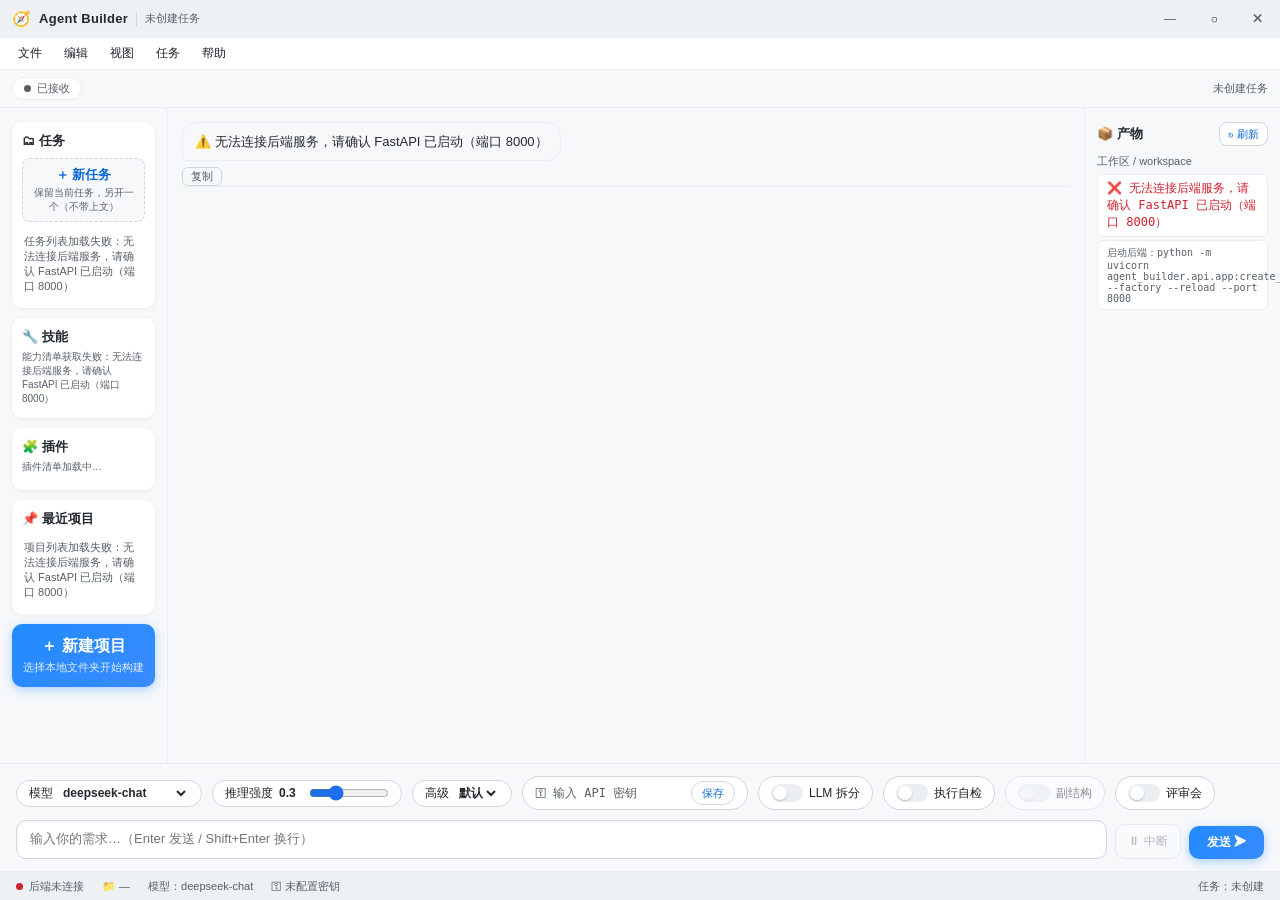
<file: frontend/index.html>
<!DOCTYPE html>
<html lang="zh-CN">
<head>
<meta charset="UTF-8">
<meta name="viewport" content="width=device-width, initial-scale=1.0">
<title>Agent Builder</title>
<!-- 空 data: 图标：没有这一行时浏览器会去请求 /favicon.ico 并留下一条 404 控制台
     错误，把真正的报错淹掉。 -->
<link rel="icon" href="data:,">
<!-- 静态资源版本号（?v=）：改前端资源后请同步 bump 这里的版本号（如 20261008），
     否则浏览器会复用旧缓存（python -m http.server 不发 Cache-Control）。 -->
<link rel="stylesheet" href="styles.css?v=20261011j">
</head>
<body>

  <!-- ────────── 标题栏：应用名 + 当前任务标题 + 窗口控制（纯装饰，CSS 实现）────────── -->
  <div class="titlebar">
    <div class="titlebar-left">
      <span class="app-icon" aria-hidden="true">🧭</span>
      <h1 class="app-name">Agent Builder</h1>
      <span class="titlebar-sep" aria-hidden="true"></span>
      <span class="titlebar-task" id="titlebarTask" title="当前任务">未创建任务</span>
    </div>
    <div class="window-controls">
      <button type="button" class="win-btn" id="winMin" title="最小化（网页版为视觉装饰）" aria-label="最小化">—</button>
      <button type="button" class="win-btn" id="winMax" title="最大化（网页版为视觉装饰）" aria-label="最大化">▢</button>
      <button type="button" class="win-btn win-close" id="winClose" title="关闭（网页版为视觉装饰）" aria-label="关闭">✕</button>
    </div>
  </div>

  <!-- ────────── 菜单栏：文件 / 编辑 / 视图 / 任务 / 帮助 ────────── -->
  <nav class="menubar" id="menubar" aria-label="主菜单">
    <button type="button" class="menu-root" data-menu="file" aria-haspopup="true" aria-expanded="false">文件</button>
    <button type="button" class="menu-root" data-menu="edit" aria-haspopup="true" aria-expanded="false">编辑</button>
    <button type="button" class="menu-root" data-menu="view" aria-haspopup="true" aria-expanded="false">视图</button>
    <button type="button" class="menu-root" data-menu="task" aria-haspopup="true" aria-expanded="false">任务</button>
    <button type="button" class="menu-root" data-menu="help" aria-haspopup="true" aria-expanded="false">帮助</button>
    <!-- 窄屏用：打开抽屉式侧栏（桌面隐藏） -->
    <button type="button" class="topbar-menu-btn" id="menuBtn"
            aria-label="展开侧栏" aria-expanded="false" aria-controls="sidePanels">☰ 侧栏</button>
  </nav>
  <!-- 菜单下拉（相对窗口定位，随窗口裁切） -->
  <div class="menu-popup" id="menuPopup" role="menu" hidden></div>

  <!-- ────────── 工具栏：当前状态（单一状态标签，不表达固定流程）+ 当前任务 ────────── -->
  <div class="toolbar">
    <span class="status-chip" id="taskStatusChip" data-state="idle" title="当前任务状态">
      <span class="chip-dot" aria-hidden="true"></span>
      <span id="taskStatusText">未创建任务</span>
    </span>
    <span class="toolbar-task" id="toolbarTask" title="当前任务">未创建任务</span>
  </div>

  <!-- ────────── 主体三栏 ────────── -->
  <div class="main">

    <!-- 侧栏容器：桌面 display:contents（两个 aside 仍是 .main 的弹性子项）；
         窄屏整体变为 ☰ 打开的抽屉面板 -->
    <div class="side-panels" id="sidePanels">

      <!-- 左栏：任务列表 + 技能 / 插件 / 项目 -->
      <aside class="sidebar-left">
        <!-- 任务列表：多任务并存、可回看 -->
        <div class="panel">
          <div class="panel-title">🗂 任务</div>
          <button type="button" class="new-task-btn" id="newTaskBtn">
            <span class="new-task-big">＋ 新任务</span>
            <span class="new-task-sub">保留当前任务，另开一个（不带上文）</span>
          </button>
          <div class="task-list" id="taskList">
            <div class="task-empty">加载中…</div>
          </div>
        </div>

        <!-- 技能 / 插件：每一项都由后端 GET /capabilities 动态渲染
             （不再有"尚未接入后端"的写死开关，也不再有假插件条目）。 -->
        <div class="panel">
          <div class="panel-title">🔧 技能</div>
          <div class="skill-list" id="skillList">
            <div class="panel-hint">能力清单加载中…</div>
          </div>
          <div class="panel-hint" id="skillHint"></div>
        </div>

        <div class="panel">
          <div class="panel-title">🧩 插件</div>
          <div id="pluginList">
            <div class="panel-hint">插件清单加载中…</div>
          </div>
        </div>

        <!-- 最近项目：点击切换工作区（数据来自后端 /projects） -->
        <div class="panel">
          <div class="panel-title">📌 最近项目</div>
          <div class="project-list" id="projectList">
            <div class="project-empty">加载中…</div>
          </div>
        </div>

        <!-- 新建项目：点击展开二级菜单（打开本地文件夹 / 新建文件夹 / 使用默认工作区） -->
        <div class="new-project-wrap">
          <button type="button" class="new-project-btn" aria-haspopup="menu" aria-expanded="false">
            <span class="big">＋ 新建项目</span>
            <span class="sub">选择本地文件夹开始构建</span>
          </button>
          <div class="project-menu" role="menu" hidden>
            <button type="button" class="project-menu-item" role="menuitem" data-action="open-folder">
              <span class="project-menu-icon">📂</span>
              <span class="project-menu-text">
                <strong>打开本地文件夹</strong>
                <small>选一个已有目录作为工作区</small>
              </span>
            </button>
            <button type="button" class="project-menu-item" role="menuitem" data-action="new-folder">
              <span class="project-menu-icon">🗂️</span>
              <span class="project-menu-text">
                <strong>新建文件夹</strong>
                <small>先选父目录，再命名新工作区</small>
              </span>
            </button>
            <button type="button" class="project-menu-item" role="menuitem" data-action="default-workspace">
              <span class="project-menu-icon">↺</span>
              <span class="project-menu-text">
                <strong>使用默认工作区</strong>
                <small>回到内置默认目录</small>
              </span>
            </button>
          </div>
        </div>
      </aside>

      <!-- 右栏：产物面板（复用文件树 + 文件查看器） -->
      <aside class="sidebar-right">
        <div class="file-header">
          <span class="file-title">📦 产物</span>
          <button type="button" class="file-refresh-btn" title="重新拉取产物列表">↻ 刷新</button>
        </div>
        <div class="file-path" id="workspacePath" title="">工作区 / workspace</div>

        <div class="file-tree" id="fileTree">
          <div class="tree-node depth-0">⟳ 加载中…</div>
        </div>
      </aside>

    </div>

    <!-- 中栏：工作区 = 对话流 + 结构化区块（计划 / 提醒）。
         role=log 必须放在内层容器：直接挂在 <main> 上会覆盖其隐式 main 地标（审计 P2） -->
    <main class="chat-area" id="chatArea" aria-label="工作区">
      <div class="chat-log" id="chatLog" role="log" aria-live="polite">
        <!-- 消息由 JS 动态插入 -->
      </div>
      <!-- 计划已折进「过程」块（DeepSeek 式折叠），不再有独立槽位：
           结构化区块只剩下面两个（提醒卡 / 交接卡），都不参与对话裁剪。 -->
      <!-- 提醒卡槽位：到点暂停（待放行）/ 中断后的操作卡（按后端状态重建，不入 transcript） -->
      <div class="action-slot" id="actionSlot"></div>
      <!-- 交接提示卡片槽位：不写入 transcript（刷新即消失），仅后端记 ack -->
      <div class="handover-slot" id="handoverSlot" aria-live="polite"></div>
    </main>

  </div>

  <!-- 抽屉侧栏遮罩（仅窄屏显示） -->
  <div class="nav-mask" id="navMask" hidden></div>

  <!-- 文件查看器：点击文件树 / 计划步骤「查看产物」打开（Esc / 点遮罩 / 关闭按钮 关闭） -->
  <div class="file-viewer" id="fileViewer" hidden>
    <div class="file-viewer-mask" data-close="1"></div>
    <div class="file-viewer-panel" role="dialog" aria-modal="true" aria-labelledby="fileViewerPath" tabindex="-1">
      <div class="file-viewer-head">
        <span class="file-viewer-path" id="fileViewerPath">—</span>
        <span class="file-viewer-meta" id="fileViewerMeta"></span>
        <span class="file-viewer-dirty" id="fileViewerDirty" hidden>● 未保存</span>
        <button type="button" class="key-btn" id="fileViewerSave" hidden>保存</button>
        <button type="button" class="key-btn" id="fileViewerClose">关闭</button>
      </div>
      <textarea class="file-viewer-body" id="fileViewerBody" spellcheck="false" wrap="off"></textarea>
    </div>
  </div>

  <!-- 新建文件夹对话框：先选父目录，再输入名称（目录由后端创建） -->
  <div class="project-dialog" id="newFolderDialog" hidden>
    <div class="project-dialog-mask" data-close="1"></div>
    <div class="project-dialog-panel" role="dialog" aria-modal="true" aria-labelledby="newFolderTitle">
      <div class="project-dialog-title" id="newFolderTitle">新建文件夹</div>
      <label class="project-dialog-label" for="newFolderName">文件夹名</label>
      <input type="text" class="project-dialog-input" id="newFolderName"
             placeholder="例如 my-agent-project" autocomplete="off" spellcheck="false">
      <div class="project-dialog-hint" id="newFolderParent">父目录：—</div>
      <div class="project-dialog-actions">
        <button type="button" class="key-btn" id="newFolderCancel">取消</button>
        <button type="button" class="key-btn key-btn-primary" id="newFolderConfirm">创建并使用</button>
      </div>
    </div>
  </div>

  <!-- 破坏性操作确认对话框（复用 .project-dialog 组件）：
       默认聚焦「取消」；Esc / 点遮罩等同取消；关闭时焦点归还触发元素。 -->
  <div class="project-dialog" id="confirmDialog" hidden>
    <div class="project-dialog-mask" data-close="1"></div>
    <div class="project-dialog-panel" role="dialog" aria-modal="true"
         aria-labelledby="confirmTitle" aria-describedby="confirmMessage">
      <div class="project-dialog-title" id="confirmTitle">确认操作</div>
      <p class="confirm-message" id="confirmMessage">—</p>
      <div class="project-dialog-actions">
        <button type="button" class="key-btn" id="confirmCancel">取消</button>
        <button type="button" class="key-btn key-btn-destructive" id="confirmOk">确认</button>
      </div>
    </div>
  </div>

  <!-- 底部：模型设置 + 输入 -->
  <footer class="bottom-bar">
    <div class="model-settings">
      <div class="setting-chip" title="本次分解使用的模型（覆盖 DEEPSEEK_MODEL）">
        模型
        <select id="modelSelect" aria-label="模型">
          <option>deepseek-chat</option>
          <option>deepseek-reasoner</option>
          <option>deepseek-v4-flash</option>
          <option>gpt-4o</option>
        </select>
      </div>
      <!-- 默认温度 0.3，与后端/文档默认值保持一致 -->
      <div class="setting-chip slider-wrap" title="LLM 采样温度（0=更确定，1=更发散）">
        推理强度
        <span class="slider-value" id="tempValue">0.3</span>
        <input type="range" id="tempSlider" min="0" max="1" step="0.1" value="0.3" aria-label="推理强度">
      </div>
      <!-- 高级：控制分解产出的详细度，随 /plan 透传到后端 -->
      <div class="setting-chip" title="产出详细度：详细=拆到可独立验证的原子粒度；精简=合并同类步骤">
        高级
        <select id="advancedSelect" aria-label="产出详细度">
          <option value="default">默认</option>
          <option value="detailed">详细</option>
          <option value="concise">精简</option>
        </select>
      </div>
      <!-- API 密钥：未配置时显示输入框；配置后只显示掩码 + 删除按钮，永不回显明文 -->
      <div class="setting-chip key-chip" id="apiKeyInputChip">
        <span class="key-display">⚿</span>
        <input type="password" id="apiKeyInput" class="key-input" placeholder="输入 API 密钥"
               autocomplete="off" autocapitalize="off" spellcheck="false" aria-label="API 密钥">
        <button type="button" class="key-btn" id="apiKeySave">保存</button>
      </div>
      <!-- API 密钥状态：只显示掩码/到期信息 + 轮换/删除，永不回显明文 -->
      <div class="setting-chip" id="apiKeyStatusChip" hidden>
        <span class="key-display">⚿ <span id="apiKeyStateText">已保存</span>
          <span id="apiKeyMasked">—</span><span class="key-expiry" id="apiKeyExpiry"></span></span>
        <button type="button" class="key-btn" id="apiKeyRotate" title="用新密钥替换当前密钥（不中断服务）">轮换</button>
        <button type="button" class="key-btn key-btn-danger" id="apiKeyDelete">删除密钥</button>
      </div>
      <div class="setting-chip" title="把大模型与工作流拆开：勾上后只跟模型对话，不建任务、不规划、不执行、不审批">
        <label class="toggle">
          <!-- **默认不勾**：勾上会让所有人只剩对话、丢掉工作流；它是一条旁路，不该是默认。 -->
          <input type="checkbox" id="llmToggle" aria-label="LLM 拆分">
          <span class="toggle-track"></span>
        </label>
        LLM 拆分
      </div>
      <!-- 执行自检：计划 ↔ 执行结果一致性核对（纯计算）。文案里不再带"副结构"，
           避免与下面真正管副架构扩编的「副结构」开关混淆。 -->
      <div class="setting-chip" title="开启后执行阶段追加一次「计划 ↔ 执行结果」一致性核对（纯计算，不改变执行结论）">
        <label class="toggle">
          <input type="checkbox" id="selfCheckToggle" aria-label="执行自检">
          <span class="toggle-track"></span>
        </label>
        执行自检
      </div>
      <!-- 副结构：允许模型在运行时提议新角色 / 新工具（副架构扩编）。默认关闭；
           无可用密钥时禁用 —— agentic 循环不跑，开着也不会产生提议（见 #subArchHint）。 -->
      <div class="setting-chip" id="subArchChip"
           title="允许模型在运行时提议新角色 / 新工具；提议需你批准后才会落盘（需配置 API 密钥）">
        <label class="toggle">
          <input type="checkbox" id="subArchToggle" aria-label="副结构（允许模型提议新角色）">
          <span class="toggle-track"></span>
        </label>
        副结构
      </div>
      <div class="setting-chip" title="开启后分解前先召开评审会：多个 Agent 角色独立表态并收敛方案（需配置密钥）">
        <label class="toggle">
          <input type="checkbox" id="councilToggle" aria-label="评审会">
          <span class="toggle-track"></span>
        </label>
        评审会
      </div>
    </div>

    <!-- 副结构后果提示：只在「副结构」开启时出现（role=status：切换时播报一次，不打断操作）。
         绿色开关只说明"已开"；开着会发生什么由这一行负责说清。 -->
    <p class="sub-arch-hint" id="subArchHint" role="status" aria-live="polite" hidden></p>

    <!-- 生效情况提示（卡 46b）：把后端回传的「本次实际生效的选项」如实显示出来 ——
         不适用的选项会被置灰并说明原因，用户不用再猜这些开关有没有用。 -->
    <p class="effective-hint" id="effectiveHint" role="status" aria-live="polite" hidden></p>

    <!-- 继续改 / 另起新任务（卡 50）：任务跑完后，输入框默认是「继续改这个任务」——
         以前再发一句会被当成新需求**另建任务**，模型于是从零重做（用户原话"没法改"）。 -->
    <div class="continue-row" id="continueRow" role="status" aria-live="polite" hidden>
      <span class="continue-hint" id="continueHint"></span>
      <button type="button" class="continue-new" id="newTaskInstead" title="不接着改，另起一个新任务">
        另起新任务
      </button>
    </div>

    <div class="input-row">
      <!-- 多行输入：Enter 发送 / Shift+Enter 换行（与占位文案一致） -->
      <textarea class="msg-input" id="msgInput" rows="1" aria-label="需求输入"
                placeholder="输入你的需求…（Enter 发送 / Shift+Enter 换行）"></textarea>
      <button type="button" class="btn-secondary" id="interruptBtn" title="仅执行阶段可中断">⏸ 中断</button>
      <button type="button" class="btn-send" id="sendBtn">发送 ➤</button>
    </div>
  </footer>

  <!-- ────────── 状态栏：连通性 / 任务 / 模型 / 密钥 ────────── -->
  <div class="statusbar">
    <button type="button" class="status-item" id="statusBackend" title="后端服务连通性（点击重新自检）">
      <span class="status-dot off" id="statusDot" aria-hidden="true"></span>
      <span id="statusBackendText">后端未连接</span>
    </button>
    <button type="button" class="status-item" id="statusProject" title="当前工作区">📁 —</button>
    <button type="button" class="status-item" id="statusModel" title="当前模型（点击聚焦模型选择）">模型：—</button>
    <button type="button" class="status-item" id="statusKey" title="API 密钥状态（点击聚焦密钥输入）">⚿ 未配置密钥</button>
    <span class="status-spacer"></span>
    <button type="button" class="status-item" id="statusTask" title="当前任务状态">任务：未创建</button>
  </div>

  <!-- 先加载 API 封装层，再加载业务逻辑（版本号与上方 styles.css 保持一致） -->
  <script src="js/api.js?v=20261011j"></script>
  <script src="js/app.js?v=20261011j"></script>

</body>
</html>
</file>
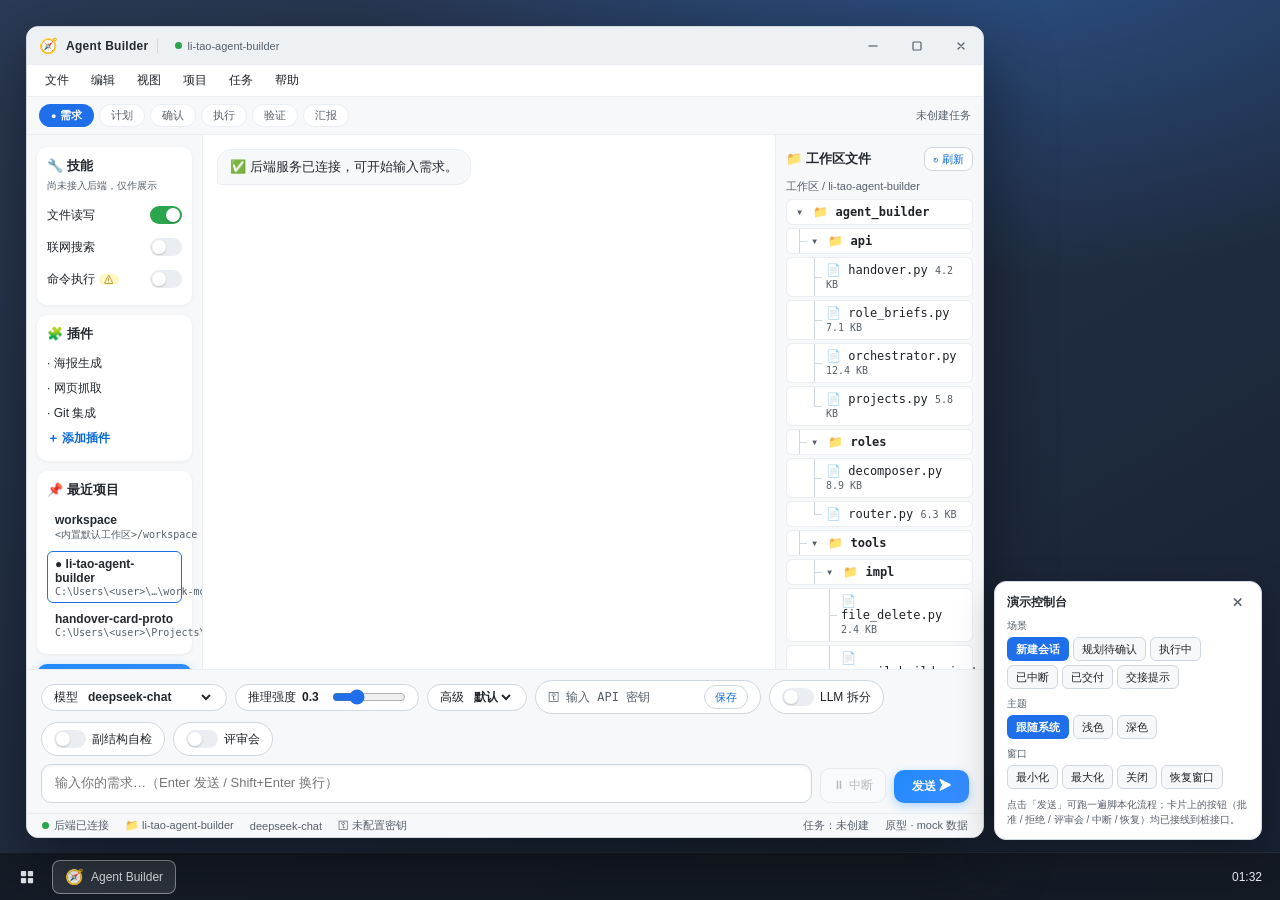
<file: docs/prototypes/desktop-app/index.html>
<!DOCTYPE html>
<html lang="zh-CN" data-theme="auto">
<head>
<meta charset="UTF-8">
<meta name="viewport" content="width=device-width, initial-scale=1.0">
<title>Agent Builder · 桌面版原型</title>
<link rel="stylesheet" href="styles.css">
</head>
<body>

  <!-- ══════════ 桌面层：壁纸 + 桌面图标 + 任务栏 ══════════ -->
  <div class="desktop">
    <div class="desktop-icons">
      <button type="button" class="desktop-icon" id="desktopIconApp" title="双击打开 Agent Builder">
        <span class="desktop-icon-glyph" aria-hidden="true">🧭</span>
        <span class="desktop-icon-label">Agent Builder</span>
      </button>
    </div>

    <div class="taskbar" id="taskbar">
      <button type="button" class="taskbar-start" title="开始（原型示意）" aria-label="开始">
        <svg viewBox="0 0 16 16" width="14" height="14" aria-hidden="true">
          <rect x="1" y="1" width="6" height="6" rx="1" fill="currentColor"/>
          <rect x="9" y="1" width="6" height="6" rx="1" fill="currentColor"/>
          <rect x="1" y="9" width="6" height="6" rx="1" fill="currentColor"/>
          <rect x="9" y="9" width="6" height="6" rx="1" fill="currentColor"/>
        </svg>
      </button>
      <div class="taskbar-items">
        <button type="button" class="taskbar-item" id="taskbarAppBtn" aria-pressed="true">
          <span class="taskbar-item-glyph" aria-hidden="true">🧭</span>
          <span class="taskbar-item-label">Agent Builder</span>
        </button>
      </div>
      <div class="taskbar-tray">
        <span class="tray-item" id="trayClock" title="系统时间（原型示意）">--:--</span>
      </div>
    </div>
  </div>

  <!-- ══════════ 应用窗口 ══════════ -->
  <div class="app-window" id="appWindow" aria-label="Agent Builder 应用窗口">

    <!-- ── 标题栏（无边框窗口拖拽区 + 窗口控制）── -->
    <div class="titlebar">
      <div class="titlebar-left">
        <span class="app-icon" aria-hidden="true">🧭</span>
        <span class="app-name">Agent Builder</span>
        <span class="titlebar-sep" aria-hidden="true"></span>
        <button type="button" class="titlebar-project" id="titlebarProject" title="切换工作区">
          <span class="titlebar-project-dot" aria-hidden="true"></span>
          <span id="titlebarProjectName">workspace</span>
        </button>
      </div>
      <div class="window-controls">
        <button type="button" class="win-btn" id="winMin" title="最小化" aria-label="最小化">
          <svg viewBox="0 0 12 12" width="12" height="12" aria-hidden="true"><rect x="1.5" y="5.4" width="9" height="1.2" fill="currentColor"/></svg>
        </button>
        <button type="button" class="win-btn" id="winMax" title="最大化 / 还原" aria-label="最大化" aria-pressed="false">
          <svg viewBox="0 0 12 12" width="12" height="12" aria-hidden="true"><rect x="2" y="2" width="8" height="8" rx="1" fill="none" stroke="currentColor" stroke-width="1.2"/></svg>
        </button>
        <button type="button" class="win-btn win-close" id="winClose" title="关闭" aria-label="关闭">
          <svg viewBox="0 0 12 12" width="12" height="12" aria-hidden="true"><path d="M3 3 L9 9 M9 3 L3 9" stroke="currentColor" stroke-width="1.3" fill="none" stroke-linecap="round"/></svg>
        </button>
      </div>
    </div>

    <!-- ── 菜单栏 ── -->
    <nav class="menubar" id="menubar" aria-label="主菜单">
      <button type="button" class="menu-root" data-menu="file" aria-haspopup="true" aria-expanded="false">文件</button>
      <button type="button" class="menu-root" data-menu="edit" aria-haspopup="true" aria-expanded="false">编辑</button>
      <button type="button" class="menu-root" data-menu="view" aria-haspopup="true" aria-expanded="false">视图</button>
      <button type="button" class="menu-root" data-menu="project" aria-haspopup="true" aria-expanded="false">项目</button>
      <button type="button" class="menu-root" data-menu="task" aria-haspopup="true" aria-expanded="false">任务</button>
      <button type="button" class="menu-root" data-menu="help" aria-haspopup="true" aria-expanded="false">帮助</button>
    </nav>

    <!-- ── 工具栏：六阶段状态机 + 当前任务 ── -->
    <div class="toolbar">
      <ol class="stage-bar" id="stageBar" aria-label="任务阶段">
        <li class="stage">需求</li>
        <li class="stage">计划</li>
        <li class="stage">确认</li>
        <li class="stage">执行</li>
        <li class="stage">验证</li>
        <li class="stage">汇报</li>
      </ol>
      <span class="toolbar-task" id="taskChip">未创建任务</span>
    </div>

    <!-- ── 窗口主体：三栏 ── -->
    <div class="window-body">
      <div class="main">

        <div class="side-panels" id="sidePanels">

          <!-- 左栏 -->
          <aside class="sidebar-left">
            <div class="panel">
              <div class="panel-title">🔧 技能</div>
              <div class="panel-hint">尚未接入后端，仅作展示</div>
              <div class="skill-row">
                <span class="skill-label">文件读写</span>
                <label class="toggle" title="技能开关尚未接入后端，仅作展示">
                  <input type="checkbox" aria-label="文件读写" checked>
                  <span class="toggle-track"></span>
                </label>
              </div>
              <div class="skill-row">
                <span class="skill-label">联网搜索</span>
                <label class="toggle" title="技能开关尚未接入后端，仅作展示">
                  <input type="checkbox" aria-label="联网搜索">
                  <span class="toggle-track"></span>
                </label>
              </div>
              <div class="skill-row">
                <span class="skill-label">命令执行 <span class="warn-badge" title="高风险操作，需审批">⚠</span></span>
                <label class="toggle" title="技能开关尚未接入后端，仅作展示">
                  <input type="checkbox" aria-label="命令执行">
                  <span class="toggle-track"></span>
                </label>
              </div>
            </div>

            <div class="panel">
              <div class="panel-title">🧩 插件</div>
              <div class="plugin-item">· 海报生成</div>
              <div class="plugin-item">· 网页抓取</div>
              <div class="plugin-item">· Git 集成</div>
              <button type="button" class="plugin-add" title="插件系统尚未接入后端">＋ 添加插件</button>
            </div>

            <div class="panel">
              <div class="panel-title">📌 最近项目</div>
              <div class="project-list" id="projectList"></div>
            </div>

            <div class="new-project-wrap">
              <button type="button" class="new-project-btn" id="newProjectBtn" aria-haspopup="menu" aria-expanded="false">
                <span class="big">＋ 新建项目</span>
                <span class="sub">选择本地文件夹开始构建</span>
              </button>
              <div class="project-menu" id="projectMenu" role="menu" hidden>
                <button type="button" class="project-menu-item" role="menuitem" data-action="open-folder">
                  <span class="project-menu-icon" aria-hidden="true">📂</span>
                  <span class="project-menu-text">
                    <strong>打开本地文件夹</strong>
                    <small>选一个已有目录作为工作区</small>
                  </span>
                </button>
                <button type="button" class="project-menu-item" role="menuitem" data-action="new-folder">
                  <span class="project-menu-icon" aria-hidden="true">🗂️</span>
                  <span class="project-menu-text">
                    <strong>新建文件夹</strong>
                    <small>先选父目录，再命名新工作区</small>
                  </span>
                </button>
                <button type="button" class="project-menu-item" role="menuitem" data-action="default-workspace">
                  <span class="project-menu-icon" aria-hidden="true">↺</span>
                  <span class="project-menu-text">
                    <strong>使用默认工作区</strong>
                    <small>回到内置默认目录</small>
                  </span>
                </button>
              </div>
            </div>
          </aside>

          <!-- 右栏 -->
          <aside class="sidebar-right">
            <div class="file-header">
              <span class="file-title">📁 工作区文件</span>
              <button type="button" class="file-refresh-btn" id="fileRefreshBtn" title="重新拉取工作区文件树">↻ 刷新</button>
            </div>
            <div class="file-path" id="workspacePath" title="">工作区 / workspace</div>
            <div class="file-tree" id="fileTree"></div>
          </aside>

        </div>

        <!-- 中栏 -->
        <main class="chat-area" id="chatArea" aria-label="对话区">
          <div class="chat-log" id="chatLog" role="log" aria-live="polite"></div>
          <div class="handover-slot" id="handoverSlot" aria-live="polite"></div>
        </main>

      </div>
    </div>

    <!-- ── 底部：模型设置 + 输入 ── -->
    <footer class="bottom-bar">
      <div class="model-settings">
        <div class="setting-chip" title="本次分解使用的模型（覆盖 DEEPSEEK_MODEL）">
          模型
          <select id="modelSelect" aria-label="模型">
            <option>deepseek-chat</option>
            <option>deepseek-reasoner</option>
            <option>deepseek-v4-flash</option>
            <option>gpt-4o</option>
          </select>
        </div>
        <div class="setting-chip slider-wrap" title="LLM 采样温度（0=更确定，1=更发散）">
          推理强度
          <span class="slider-value" id="tempValue">0.3</span>
          <input type="range" id="tempSlider" min="0" max="1" step="0.1" value="0.3" aria-label="推理强度">
        </div>
        <div class="setting-chip" title="产出详细度：详细=拆到可独立验证的原子粒度；精简=合并同类步骤">
          高级
          <select id="advancedSelect" aria-label="产出详细度">
            <option value="default">默认</option>
            <option value="detailed">详细</option>
            <option value="concise">精简</option>
          </select>
        </div>
        <div class="setting-chip key-chip" id="apiKeyInputChip">
          <span class="key-display">⚿</span>
          <input type="password" id="apiKeyInput" class="key-input" placeholder="输入 API 密钥"
                 autocomplete="off" autocapitalize="off" spellcheck="false" aria-label="API 密钥">
          <button type="button" class="key-btn" id="apiKeySave">保存</button>
        </div>
        <div class="setting-chip" id="apiKeyStatusChip" hidden>
          <span class="key-display">⚿ <span id="apiKeyStateText">已保存</span>
            <span id="apiKeyMasked">—</span><span class="key-expiry" id="apiKeyExpiry"></span></span>
          <button type="button" class="key-btn" id="apiKeyRotate" title="用新密钥替换当前密钥（不中断服务）">轮换</button>
          <button type="button" class="key-btn key-btn-danger" id="apiKeyDelete">删除密钥</button>
        </div>
        <div class="setting-chip">
          <label class="toggle">
            <input type="checkbox" id="llmToggle" aria-label="LLM 拆分">
            <span class="toggle-track"></span>
          </label>
          LLM 拆分
        </div>
        <div class="setting-chip" title="开启后执行阶段将追加一次「计划 ↔ 执行结果」一致性自检">
          <label class="toggle">
            <input type="checkbox" id="selfCheckToggle" aria-label="副结构自检">
            <span class="toggle-track"></span>
          </label>
          副结构自检
        </div>
        <div class="setting-chip" title="开启后分解前先召开评审会：多个 Agent 角色独立表态并收敛方案（需配置密钥）">
          <label class="toggle">
            <input type="checkbox" id="councilToggle" aria-label="评审会">
            <span class="toggle-track"></span>
          </label>
          评审会
        </div>
      </div>

      <div class="input-row">
        <textarea class="msg-input" id="msgInput" rows="1" aria-label="需求输入"
                  placeholder="输入你的需求…（Enter 发送 / Shift+Enter 换行）"></textarea>
        <button type="button" class="btn-secondary" id="interruptBtn"
                title="仅执行阶段可中断（对应后端 EXECUTING → INTERRUPTED）">⏸ 中断</button>
        <button type="button" class="btn-send" id="sendBtn">发送 ➤</button>
      </div>
    </footer>

    <!-- ── 状态栏（桌面应用惯用）── -->
    <div class="statusbar">
      <button type="button" class="status-item" id="statusBackend" title="后端服务连通性">
        <span class="status-dot" aria-hidden="true"></span>后端已连接
      </button>
      <button type="button" class="status-item" id="statusProject" title="当前工作区">📁 workspace</button>
      <button type="button" class="status-item" id="statusModel" title="当前模型">deepseek-chat</button>
      <button type="button" class="status-item" id="statusKey" title="API 密钥状态">⚿ 未配置密钥</button>
      <span class="status-spacer"></span>
      <button type="button" class="status-item" id="statusTask" title="当前任务状态">任务：未创建</button>
      <span class="status-item status-muted" title="本原型为静态演示，所有数据均为假数据">原型 · mock 数据</span>
    </div>

    <!-- ══════════ 浮层（相对应用窗口定位，随窗口裁切）══════════ -->

    <!-- 菜单下拉 -->
  <div class="menu-popup" id="menuPopup" role="menu" hidden></div>

  <!-- 文件树右键菜单 -->
  <div class="context-menu" id="contextMenu" role="menu" hidden></div>

  <!-- 文件查看器（应用内文档窗口） -->
  <div class="file-viewer" id="fileViewer" hidden>
    <div class="file-viewer-mask" data-close="1"></div>
    <div class="file-viewer-panel" role="dialog" aria-modal="true" aria-labelledby="fileViewerPath" tabindex="-1">
      <div class="file-viewer-head">
        <span class="file-viewer-path" id="fileViewerPath">—</span>
        <span class="file-viewer-meta" id="fileViewerMeta"></span>
        <button type="button" class="key-btn" id="fileViewerSave">保存</button>
        <button type="button" class="key-btn" id="fileViewerClose">关闭</button>
      </div>
      <textarea class="file-viewer-body" id="fileViewerBody" spellcheck="false" wrap="off"></textarea>
    </div>
  </div>

  <!-- 系统「选择文件夹」对话框（原型：模拟后端弹出的原生对话框） -->
  <div class="native-dialog" id="folderPicker" hidden>
    <div class="native-dialog-mask"></div>
    <div class="native-dialog-panel" role="dialog" aria-modal="true" aria-labelledby="folderPickerTitle">
      <div class="native-dialog-titlebar">
        <span id="folderPickerTitle">选择文件夹</span>
        <button type="button" class="native-dialog-close" id="folderPickerX" aria-label="关闭">✕</button>
      </div>
      <div class="native-dialog-path">
        <span class="native-path-label">地址</span>
        <span class="native-path-value" id="folderPickerPath">—</span>
      </div>
      <div class="native-dialog-list" id="folderPickerList"></div>
      <div class="native-dialog-foot">
        <span class="native-dialog-note">文件夹名由后端创建，名称仅允许字母/数字/下划线/中划线</span>
        <div class="native-dialog-actions">
          <button type="button" class="native-btn" id="folderPickerCancel">取消</button>
          <button type="button" class="native-btn native-btn-primary" id="folderPickerConfirm">选择文件夹</button>
        </div>
      </div>
    </div>
  </div>

  <!-- 新建文件夹对话框 -->
  <div class="project-dialog" id="newFolderDialog" hidden>
    <div class="project-dialog-mask" data-close="1"></div>
    <div class="project-dialog-panel" role="dialog" aria-modal="true" aria-labelledby="newFolderTitle">
      <div class="project-dialog-title" id="newFolderTitle">新建文件夹</div>
      <label class="project-dialog-label" for="newFolderName">文件夹名</label>
      <input type="text" class="project-dialog-input" id="newFolderName"
             placeholder="例如 my-agent-project" autocomplete="off" spellcheck="false">
      <div class="project-dialog-hint" id="newFolderParent">父目录：—</div>
      <div class="project-dialog-actions">
        <button type="button" class="key-btn" id="newFolderCancel">取消</button>
        <button type="button" class="key-btn key-btn-primary" id="newFolderConfirm">创建并使用</button>
      </div>
    </div>
  </div>

  <!-- 关于对话框 -->
  <div class="project-dialog" id="aboutDialog" hidden>
    <div class="project-dialog-mask" data-close="1"></div>
    <div class="project-dialog-panel" role="dialog" aria-modal="true" aria-labelledby="aboutTitle">
      <div class="project-dialog-title" id="aboutTitle">关于 Agent Builder</div>
      <dl class="about-list">
        <dt>版本</dt><dd id="aboutVersion">—</dd>
        <dt>形态</dt><dd>桌面应用（原型）· 纯静态 HTML/CSS/JS</dd>
        <dt>内核</dt><dd>FastAPI 状态机 + 20 角色 / 26 工具；密钥仅驻留服务端内存</dd>
        <dt>说明</dt><dd>本原型用于验证「浏览器网页 → 桌面 app」的界面形态，不含真实后端。</dd>
      </dl>
      <div class="project-dialog-actions">
        <button type="button" class="key-btn key-btn-primary" id="aboutClose">知道了</button>
      </div>
    </div>
  </div>

  </div><!-- /app-window -->

  <!-- ══════════ 演示控制台（浮于桌面，不属于应用窗口）══════════ -->
  <aside class="demo-console" id="demoConsole" aria-label="演示控制台">
    <div class="demo-console-head">
      <span class="demo-console-title">演示控制台</span>
      <button type="button" class="demo-console-close" id="demoConsoleClose" aria-label="收起演示控制台">✕</button>
    </div>
    <div class="demo-console-group">
      <div class="demo-console-label">场景</div>
      <div class="demo-console-row" id="scenarioRow">
        <button type="button" class="demo-chip" data-scenario="empty">新建会话</button>
        <button type="button" class="demo-chip" data-scenario="confirm">规划待确认</button>
        <button type="button" class="demo-chip" data-scenario="executing">执行中</button>
        <button type="button" class="demo-chip" data-scenario="interrupted">已中断</button>
        <button type="button" class="demo-chip" data-scenario="delivered">已交付</button>
        <button type="button" class="demo-chip" data-scenario="handover">交接提示</button>
      </div>
    </div>
    <div class="demo-console-group">
      <div class="demo-console-label">主题</div>
      <div class="demo-console-row" id="themeRow">
        <button type="button" class="demo-chip" data-theme="auto">跟随系统</button>
        <button type="button" class="demo-chip" data-theme="light">浅色</button>
        <button type="button" class="demo-chip" data-theme="dark">深色</button>
      </div>
    </div>
    <div class="demo-console-group">
      <div class="demo-console-label">窗口</div>
      <div class="demo-console-row">
        <button type="button" class="demo-chip" data-win="minimize">最小化</button>
        <button type="button" class="demo-chip" data-win="maximize">最大化</button>
        <button type="button" class="demo-chip" data-win="close">关闭</button>
        <button type="button" class="demo-chip" data-win="restore">恢复窗口</button>
      </div>
    </div>
    <p class="demo-console-note">点击「发送」可跑一遍脚本化流程；卡片上的按钮（批准 / 拒绝 / 评审会 / 中断 / 恢复）均已接线到桩接口。</p>
  </aside>

  <script src="mock.js"></script>
  <script src="api.js"></script>
  <script src="app.js"></script>

</body>
</html>
</file>
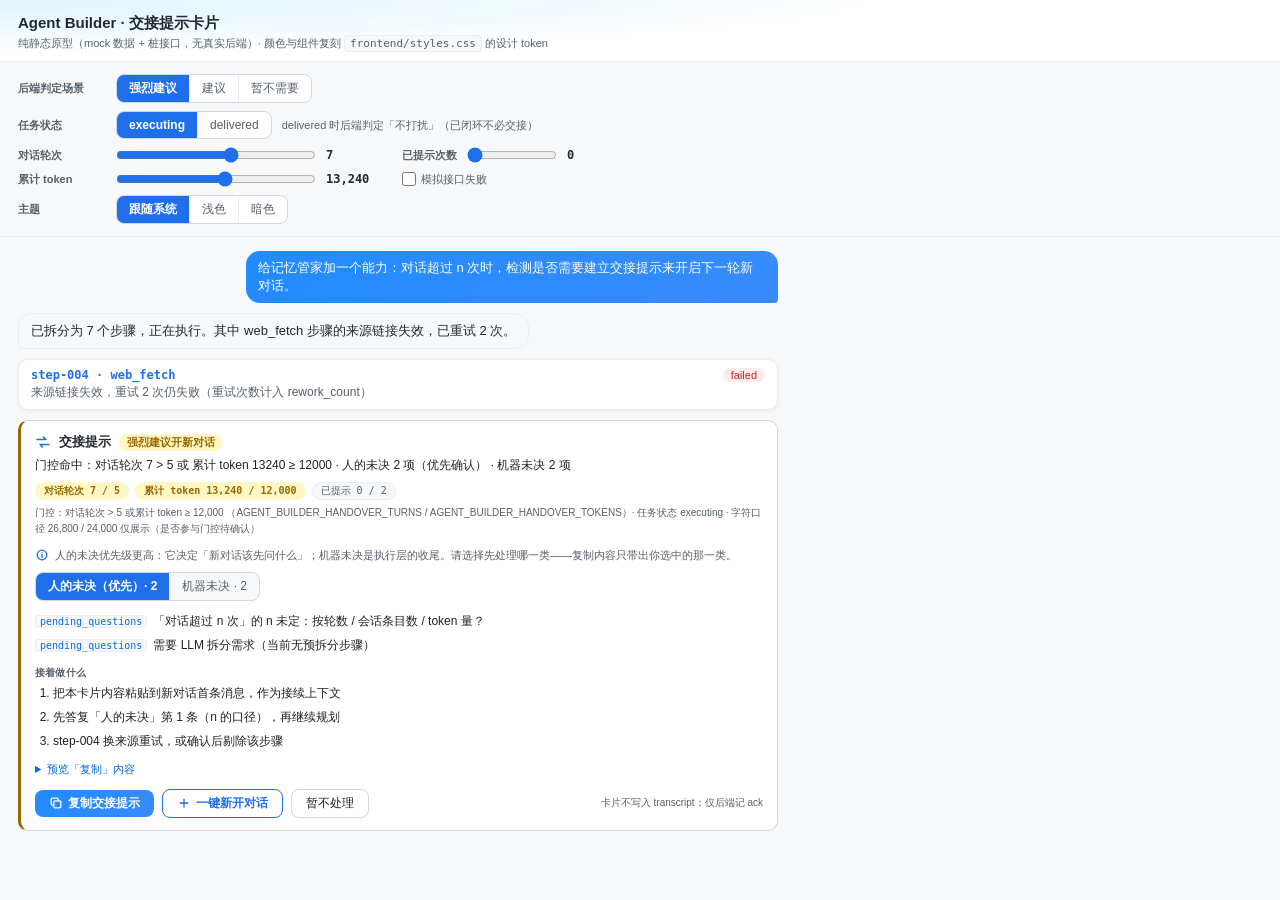
<file: docs/prototypes/handover-card/index.html>
<!DOCTYPE html>
<html lang="zh-CN">
<head>
<meta charset="UTF-8">
<meta name="viewport" content="width=device-width, initial-scale=1">
<title>Agent Builder · 交接提示卡片原型</title>
<link rel="stylesheet" href="styles.css">
</head>
<body>

<header class="topbar">
  <h1 class="topbar-title">Agent Builder · 交接提示卡片</h1>
  <p class="topbar-sub">
    纯静态原型（mock 数据 + 桩接口，无真实后端）· 颜色与组件复刻 <code>frontend/styles.css</code> 的设计 token
  </p>
</header>

<section class="console" aria-label="原型控制台">
  <div class="console-row">
    <span class="console-label">后端判定场景</span>
    <div class="seg" id="scenarioBar" role="group" aria-label="后端判定场景">
      <button class="seg-btn" type="button" data-scenario="strong" aria-pressed="true">强烈建议</button>
      <button class="seg-btn" type="button" data-scenario="suggest" aria-pressed="false">建议</button>
      <button class="seg-btn" type="button" data-scenario="none" aria-pressed="false">暂不需要</button>
    </div>
  </div>

  <div class="console-row">
    <span class="console-label">任务状态</span>
    <div class="seg" id="statusBar" role="group" aria-label="任务状态">
      <button class="seg-btn" type="button" data-status="executing" aria-pressed="true">executing</button>
      <button class="seg-btn" type="button" data-status="delivered" aria-pressed="false">delivered</button>
    </div>
    <span class="console-hint">delivered 时后端判定「不打扰」（已闭环不必交接）</span>
  </div>

  <div class="console-row">
    <label class="console-label" for="turnsSlider">对话轮次</label>
    <input class="range" type="range" id="turnsSlider" min="0" max="12" step="1" value="7">
    <output class="console-value" id="turnsValue">7</output>
    <label class="console-label console-label-inline" for="promptsSlider">已提示次数</label>
    <input class="range range-short" type="range" id="promptsSlider" min="0" max="3" step="1" value="0">
    <output class="console-value" id="promptsValue">0</output>
  </div>

  <div class="console-row">
    <label class="console-label" for="tokensSlider">累计 token</label>
    <input class="range" type="range" id="tokensSlider" min="0" max="24000" step="200" value="13240">
    <output class="console-value" id="tokensValue">13,240</output>
    <label class="check">
      <input type="checkbox" id="failToggle">
      <span>模拟接口失败</span>
    </label>
  </div>

  <div class="console-row">
    <span class="console-label">主题</span>
    <div class="seg" id="themeBar" role="group" aria-label="主题">
      <button class="seg-btn" type="button" data-theme-mode="system" aria-pressed="true">跟随系统</button>
      <button class="seg-btn" type="button" data-theme-mode="light" aria-pressed="false">浅色</button>
      <button class="seg-btn" type="button" data-theme-mode="dark" aria-pressed="false">暗色</button>
    </div>
  </div>
</section>

<main class="chat-area">
  <div class="chat-log">
    <div class="msg-user">
      <div class="bubble">给记忆管家加一个能力：对话超过 n 次时，检测是否需要建立交接提示来开启下一轮新对话。</div>
    </div>

    <div class="msg-agent">
      <div class="bubble">已拆分为 7 个步骤，正在执行。其中 web_fetch 步骤的来源链接失效，已重试 2 次。</div>
    </div>

    <div class="tool-card">
      <div class="tool-card-header">
        <span class="tool-card-title">step-004 · web_fetch</span>
        <span class="tool-status failed">failed</span>
      </div>
      <div class="tool-card-detail">来源链接失效，重试 2 次仍失败（重试次数计入 rework_count）</div>
    </div>

    <!-- 交接提示卡片挂载点：内容由 api.fetchHandover() 返回的结构化交接对象渲染。
         该卡片**不写入 transcript**（刷新即消失），「已查看 / 已忽略」由后端 ack 记录。 -->
    <div id="handoverSlot" aria-live="polite"></div>
  </div>
</main>

<div class="toast" id="toast" role="status" aria-live="polite"></div>

<script src="mock.js"></script>
<script src="api.js"></script>
<script src="app.js"></script>
</body>
</html>
</file>
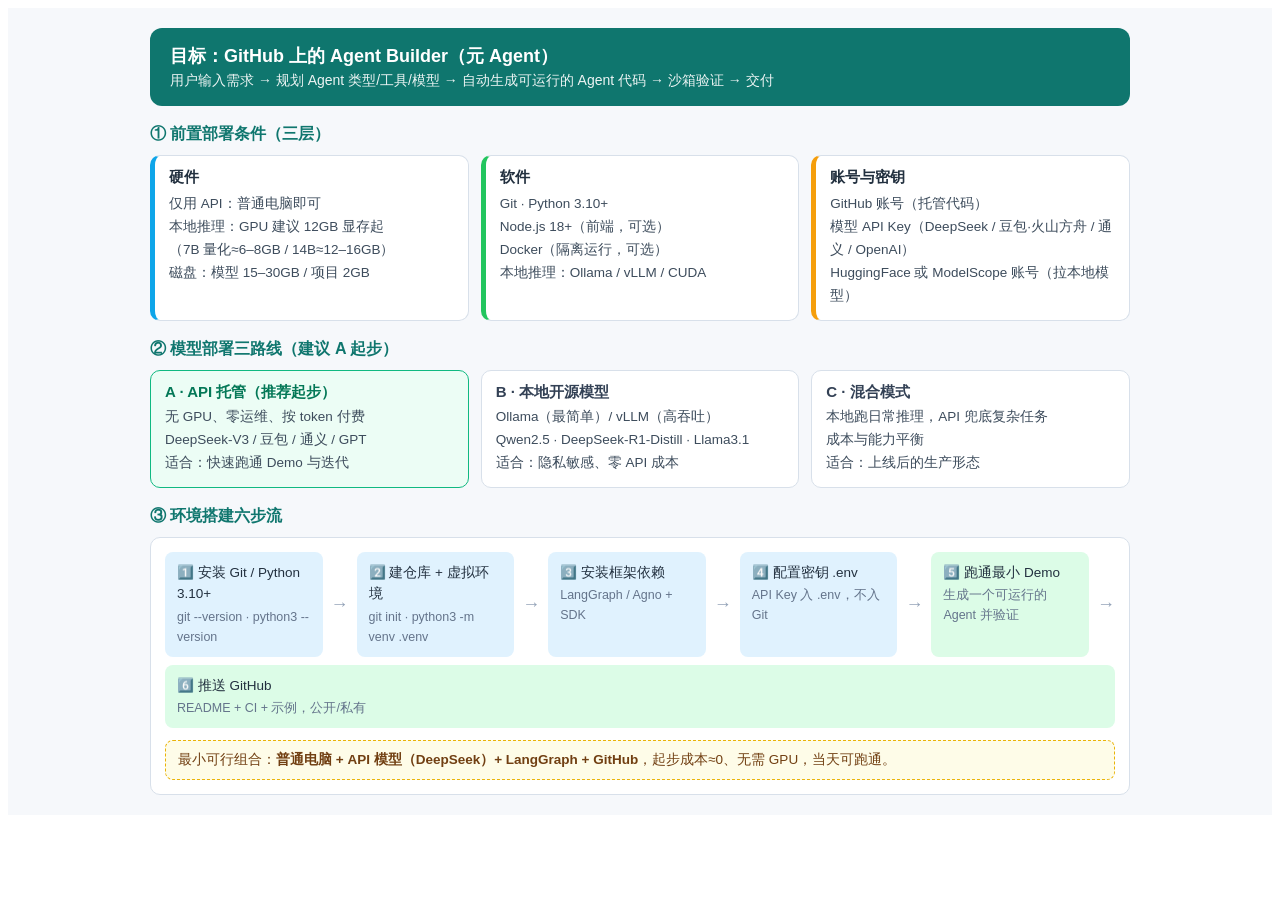
<file: agent-builder-部署环境总览.html>
<html style="margin:0;padding:0;">
<title>Agent Builder 部署环境总览</title>
<div style="width:100%;box-sizing:border-box;background:#f6f8fb;font-family:-apple-system,'PingFang SC','Microsoft YaHei',sans-serif;padding:20px 16px;color:#22303f;">

  <!-- 目标 -->
  <div style="max-width:980px;margin:0 auto;">
    <div style="background:#0f766e;color:#fff;border-radius:12px;padding:16px 20px;margin-bottom:18px;">
      <div style="font-size:18px;font-weight:700;margin-bottom:4px;">目标：GitHub 上的 Agent Builder（元 Agent）</div>
      <div style="font-size:14px;opacity:.92;">用户输入需求 → 规划 Agent 类型/工具/模型 → 自动生成可运行的 Agent 代码 → 沙箱验证 → 交付</div>
    </div>

    <!-- 第一部分：前置部署条件 -->
    <div style="font-size:16px;font-weight:700;color:#0f766e;margin:6px 0 10px;">① 前置部署条件（三层）</div>
    <div style="display:flex;flex-wrap:wrap;gap:12px;margin-bottom:18px;">
      <div style="flex:1 1 240px;min-width:220px;background:#fff;border:1px solid #d8e0ea;border-left:5px solid #0ea5e9;border-radius:10px;padding:12px 14px;">
        <div style="font-weight:700;font-size:15px;margin-bottom:6px;">硬件</div>
        <div style="font-size:13.5px;line-height:1.7;color:#3d4c5c;">
          仅用 API：普通电脑即可<br>
          本地推理：GPU 建议 12GB 显存起<br>
          （7B 量化≈6–8GB / 14B≈12–16GB）<br>
          磁盘：模型 15–30GB / 项目 2GB
        </div>
      </div>
      <div style="flex:1 1 240px;min-width:220px;background:#fff;border:1px solid #d8e0ea;border-left:5px solid #22c55e;border-radius:10px;padding:12px 14px;">
        <div style="font-weight:700;font-size:15px;margin-bottom:6px;">软件</div>
        <div style="font-size:13.5px;line-height:1.7;color:#3d4c5c;">
          Git · Python 3.10+<br>
          Node.js 18+（前端，可选）<br>
          Docker（隔离运行，可选）<br>
          本地推理：Ollama / vLLM / CUDA
        </div>
      </div>
      <div style="flex:1 1 240px;min-width:220px;background:#fff;border:1px solid #d8e0ea;border-left:5px solid #f59e0b;border-radius:10px;padding:12px 14px;">
        <div style="font-weight:700;font-size:15px;margin-bottom:6px;">账号与密钥</div>
        <div style="font-size:13.5px;line-height:1.7;color:#3d4c5c;">
          GitHub 账号（托管代码）<br>
          模型 API Key（DeepSeek / 豆包·火山方舟 / 通义 / OpenAI）<br>
          HuggingFace 或 ModelScope 账号（拉本地模型）
        </div>
      </div>
    </div>

    <!-- 第二部分：模型部署三路线 -->
    <div style="font-size:16px;font-weight:700;color:#0f766e;margin:6px 0 10px;">② 模型部署三路线（建议 A 起步）</div>
    <div style="display:flex;flex-wrap:wrap;gap:12px;margin-bottom:18px;">
      <div style="flex:1 1 240px;min-width:220px;background:#ecfdf5;border:1.5px solid #10b981;border-radius:10px;padding:12px 14px;">
        <div style="font-weight:700;font-size:15px;color:#047857;margin-bottom:4px;">A · API 托管（推荐起步）</div>
        <div style="font-size:13.5px;line-height:1.7;color:#3d4c5c;">无 GPU、零运维、按 token 付费<br>DeepSeek-V3 / 豆包 / 通义 / GPT<br>适合：快速跑通 Demo 与迭代</div>
      </div>
      <div style="flex:1 1 240px;min-width:220px;background:#fff;border:1.5px solid #d8e0ea;border-radius:10px;padding:12px 14px;">
        <div style="font-weight:700;font-size:15px;color:#334155;margin-bottom:4px;">B · 本地开源模型</div>
        <div style="font-size:13.5px;line-height:1.7;color:#3d4c5c;">Ollama（最简单）/ vLLM（高吞吐）<br>Qwen2.5 · DeepSeek-R1-Distill · Llama3.1<br>适合：隐私敏感、零 API 成本</div>
      </div>
      <div style="flex:1 1 240px;min-width:220px;background:#fff;border:1.5px solid #d8e0ea;border-radius:10px;padding:12px 14px;">
        <div style="font-weight:700;font-size:15px;color:#334155;margin-bottom:4px;">C · 混合模式</div>
        <div style="font-size:13.5px;line-height:1.7;color:#3d4c5c;">本地跑日常推理，API 兜底复杂任务<br>成本与能力平衡<br>适合：上线后的生产形态</div>
      </div>
    </div>

    <!-- 第三部分：环境搭建步骤 -->
    <div style="font-size:16px;font-weight:700;color:#0f766e;margin:6px 0 10px;">③ 环境搭建六步流</div>
    <div style="background:#fff;border:1px solid #d8e0ea;border-radius:10px;padding:14px;">
      <div style="display:flex;flex-wrap:wrap;align-items:stretch;gap:8px;">
        <div style="flex:1 1 130px;background:#e0f2fe;border-radius:8px;padding:10px 12px;font-size:13.5px;line-height:1.6;">1️⃣ 安装 Git / Python 3.10+<div style="color:#64748b;font-size:12.5px;margin-top:2px;">git --version · python3 --version</div></div>
        <div style="align-self:center;color:#94a3b8;font-size:18px;">→</div>
        <div style="flex:1 1 130px;background:#e0f2fe;border-radius:8px;padding:10px 12px;font-size:13.5px;line-height:1.6;">2️⃣ 建仓库 + 虚拟环境<div style="color:#64748b;font-size:12.5px;margin-top:2px;">git init · python3 -m venv .venv</div></div>
        <div style="align-self:center;color:#94a3b8;font-size:18px;">→</div>
        <div style="flex:1 1 130px;background:#e0f2fe;border-radius:8px;padding:10px 12px;font-size:13.5px;line-height:1.6;">3️⃣ 安装框架依赖<div style="color:#64748b;font-size:12.5px;margin-top:2px;">LangGraph / Agno + SDK</div></div>
        <div style="align-self:center;color:#94a3b8;font-size:18px;">→</div>
        <div style="flex:1 1 130px;background:#e0f2fe;border-radius:8px;padding:10px 12px;font-size:13.5px;line-height:1.6;">4️⃣ 配置密钥 .env<div style="color:#64748b;font-size:12.5px;margin-top:2px;">API Key 入 .env，不入 Git</div></div>
        <div style="align-self:center;color:#94a3b8;font-size:18px;">→</div>
        <div style="flex:1 1 130px;background:#dcfce7;border-radius:8px;padding:10px 12px;font-size:13.5px;line-height:1.6;">5️⃣ 跑通最小 Demo<div style="color:#64748b;font-size:12.5px;margin-top:2px;">生成一个可运行的 Agent 并验证</div></div>
        <div style="align-self:center;color:#94a3b8;font-size:18px;">→</div>
        <div style="flex:1 1 130px;background:#dcfce7;border-radius:8px;padding:10px 12px;font-size:13.5px;line-height:1.6;">6️⃣ 推送 GitHub<div style="color:#64748b;font-size:12.5px;margin-top:2px;">README + CI + 示例，公开/私有</div></div>
      </div>
      <div style="margin-top:12px;background:#fefce8;border:1px dashed #eab308;border-radius:8px;padding:10px 12px;font-size:13.5px;color:#713f12;">最小可行组合：<b>普通电脑 + API 模型（DeepSeek）+ LangGraph + GitHub</b>，起步成本≈0、无需 GPU，当天可跑通。</div>
    </div>
  </div>
</div>
</html>
</file>
<file: frontend/styles.css>
/* ============================================================
 * Agent Builder 样式表
 * 颜色统一走语义 token：浅色为默认（:root），暗色由 prefers-color-scheme 覆盖。
 * 规则本身不写死颜色，切换主题只重定义变量。
 * ============================================================ */

/* ── 设计 token（浅色）── */
:root {
  color-scheme: light dark;

  --bg-app: #f6f8fa;
  --bg-surface: #ffffff;
  --bg-surface-2: #f6f8fa;
  --border: #eaeef2;
  --border-strong: #d0d7de;

  --text: #1f2328;
  --text-strong: #24292f;
  /* 次要文字：#57606a 对白底 6.37:1 / 对 #f6f8fa 5.98:1（审计：原 #8b949e 仅 3.08:1） */
  --text-muted: #57606a;

  --accent: #1f6feb;
  --accent-bg: #ddf4ff;
  --brand-grad: linear-gradient(135deg, #1f6feb, #388bfd);
  --btn-grad: linear-gradient(135deg, #218bff, #388bfd);
  /* 链接/次级按钮文字：#0969da 对白底 5.19:1（审计：原 #218bff 仅 3.39:1） */
  --link: #0969da;
  --focus: #1f6feb;

  --success: #2da44e;
  --success-text: #1a7f37;
  --success-bg: #dafbe1;
  --danger: #cf222e;
  --danger-bg: #ffebe9;
  --approval-bg: #fff5f5;
  --warn: #9a6700;
  --warn-bg: #fff8c5;
  --info-text: #0969da;
  --info-bg: #ddf4ff;

  --track-off: #eaeef2;
  --mask: rgba(31, 35, 40, .45);
  --shadow: 0 1px 4px rgba(31, 35, 40, .06);
  --shadow-accent: 0 3px 10px rgba(33, 139, 255, .35);
  --inset-shadow: inset 0 1px 3px rgba(31, 35, 40, .06);

  /* 桌面 chrome（标题栏 / 菜单 / 工具栏 / 状态栏） */
  --chrome-bg: #eef1f4;
  --code-bg: #f6f8fa;

  /* 前景/投影 token：交互面（按钮 / 气泡 / 开关）上的中性色也走 token，规则里不再写死颜色 */
  --on-emphasis: #fff;                            /* 强调底（品牌渐变 / 危险 / 成功）上的文字 */
  --toggle-knob: #fff;                            /* 开关滑块 */
  --shadow-knob: 0 1px 2px rgba(0, 0, 0, .2);
  --shadow-modal: 0 12px 40px rgba(31, 35, 40, .25);
  --shadow-card: 0 1px 3px rgba(0, 0, 0, .06);
  --shadow-drawer: 0 0 24px rgba(0, 0, 0, .3);
}

/* ── 设计 token（暗色，跟随系统）──
 * 暗色不是把浅色反转：层级靠更亮的表面表达，强调色略降饱和，正文层级用深灰而非纯黑。 */
@media (prefers-color-scheme: dark) {
  :root {
    --bg-app: #0d1117;
    --bg-surface: #161b22;
    --bg-surface-2: #1c2128;
    --border: #30363d;
    --border-strong: #3d444d;

    --text: #e6edf3;
    --text-strong: #e6edf3;
    --text-muted: #9198a1;

    --accent: #4493f8;
    --brand-grad: linear-gradient(135deg, #1f6feb, #316dca);
    --btn-grad: linear-gradient(135deg, #1f6feb, #316dca);
    --link: #4493f8;
    --focus: #4493f8;

    --success: #3fb950;
    --success-text: #56d364;
    --success-bg: #12261e;
    --danger: #f85149;
    --danger-bg: #2d1618;
    --approval-bg: #2d1618;
    --warn: #d29922;
    --warn-bg: #2b2611;
    --info-text: #6cb6ff;
    --info-bg: #0c2d6b;

    --track-off: #30363d;
    --mask: rgba(1, 4, 9, .65);
    --shadow: 0 1px 4px rgba(1, 4, 9, .55);
    --shadow-accent: 0 3px 10px rgba(1, 4, 9, .5);
    --inset-shadow: inset 0 1px 3px rgba(1, 4, 9, .4);

    /* 桌面 chrome 暗色取值 */
    --chrome-bg: #12171f;
    --code-bg: #0d1117;
  }
}

/* ── 基础重置 ── */
* { margin: 0; padding: 0; box-sizing: border-box; }
body {
  font-family: -apple-system, "PingFang SC", "Microsoft YaHei", sans-serif;
  background: var(--bg-app);
  color: var(--text);
  height: 100vh;
  display: flex;
  flex-direction: column;
  overflow: hidden;
}

/* ── 标题栏（应用名 + 当前任务标题 + 窗口控制；窗口控制为纯装饰）── */
.titlebar {
  height: 38px;
  flex-shrink: 0;
  display: flex;
  align-items: center;
  justify-content: space-between;
  gap: 10px;
  padding-left: 12px;
  background: var(--chrome-bg);
  border-bottom: 1px solid var(--border);
}
.titlebar-left { display: flex; align-items: center; gap: 8px; min-width: 0; }
.app-icon { font-size: 15px; line-height: 1; }
/* 页面主标题（审计 P3：原来没有 h1） */
.app-name { font-weight: 800; letter-spacing: .3px; font-size: 13px; color: var(--text-strong); }
.titlebar-sep { width: 1px; height: 14px; background: var(--border-strong); }
/* 当前任务标题：过长省略，鼠标悬停看全文 */
.titlebar-task {
  font-size: 11px;
  color: var(--text-muted);
  max-width: 46vw;
  overflow: hidden;
  text-overflow: ellipsis;
  white-space: nowrap;
}
.window-controls { display: flex; align-items: stretch; height: 100%; }
.win-btn {
  width: 44px;
  min-height: 24px;
  display: inline-flex;
  align-items: center;
  justify-content: center;
  border: none;
  background: transparent;
  color: var(--text-muted);
  font-family: inherit;
  font-size: 12px;
  cursor: pointer;
}
.win-btn:hover { background: var(--bg-surface-2); color: var(--text-strong); }
.win-close:hover { background: var(--danger); color: var(--on-emphasis); }

/* ── 菜单栏 ── */
.menubar {
  flex-shrink: 0;
  display: flex;
  align-items: center;
  gap: 2px;
  padding: 3px 8px;
  background: var(--bg-surface);
  border-bottom: 1px solid var(--border);
}
.menu-root {
  border: none;
  background: transparent;
  border-radius: 6px;
  padding: 4px 10px;
  font-size: 12px;
  color: var(--text);
  font-family: inherit;
  cursor: pointer;
}
.menu-root:hover { background: var(--bg-surface-2); }
.menu-root[aria-expanded="true"] { background: var(--accent); color: var(--on-emphasis); }
/* 窄屏菜单按钮：桌面隐藏，≤600px 显示 */
.topbar-menu-btn {
  display: none;
  align-items: center;
  gap: 6px;
  margin-left: auto;
  background: var(--bg-surface-2);
  border: 1px solid var(--border-strong);
  color: var(--text);
  border-radius: 8px;
  padding: 4px 10px;
  font-size: 13px;
  font-family: inherit;
  cursor: pointer;
}
.topbar-menu-btn:hover { background: var(--bg-surface-2); }

/* 菜单下拉（相对主体定位，随窗口裁切） */
.menu-popup {
  position: fixed;
  z-index: 120;
  min-width: 236px;
  padding: 5px;
  background: var(--bg-surface);
  border: 1px solid var(--border-strong);
  border-radius: 8px;
  box-shadow: var(--shadow);
}
.menu-popup[hidden] { display: none; }
.menu-item {
  display: flex;
  align-items: center;
  gap: 8px;
  width: 100%;
  border: none;
  background: transparent;
  border-radius: 6px;
  padding: 6px 9px;
  font-size: 12px;
  color: var(--text);
  font-family: inherit;
  text-align: left;
  cursor: pointer;
}
.menu-item:hover:not(:disabled) { background: var(--bg-surface-2); }
.menu-item:disabled { opacity: .45; cursor: not-allowed; }
.menu-item .mi-label { flex: 1; min-width: 0; overflow: hidden; text-overflow: ellipsis; white-space: nowrap; }
.menu-item .mi-accel { font-size: 11px; color: var(--text-muted); }
.menu-sep { height: 1px; margin: 5px 4px; background: var(--border); }

/* ── 工具栏：当前状态（单一状态标签，不表达固定流程）+ 当前任务 ── */
.toolbar {
  flex-shrink: 0;
  display: flex;
  align-items: center;
  justify-content: space-between;
  gap: 12px;
  padding: 7px 12px;
  background: var(--bg-surface-2);
  border-bottom: 1px solid var(--border);
}
/* 单一状态标签：只表达「现在是什么状态」，不暗示存在固定路线。
 * 配色只走 token，data-state 决定档位；圆点取 currentColor 随文字色联动。 */
.status-chip {
  display: inline-flex;
  align-items: center;
  gap: 6px;
  background: var(--bg-surface);
  border: 1px solid var(--border);
  color: var(--text-muted);
  border-radius: 20px;
  padding: 3px 11px;
  font-size: 11px;
  transition: background .2s, color .2s, border-color .2s;
}
.chip-dot {
  flex-shrink: 0;
  width: 7px;
  height: 7px;
  border-radius: 50%;
  background: currentColor;
}
/* 空闲 / 未创建：中性（默认档，见 .status-chip 基础样式） */
.status-chip[data-state="idle"] { background: var(--bg-surface); color: var(--text-muted); }
/* 进行中：强调色圆点 + 强调色文字 */
.status-chip[data-state="running"] { color: var(--accent); }
/* 等待用户决定 / 已暂停 */
.status-chip[data-state="waiting"],
.status-chip[data-state="paused"] { background: var(--warn-bg); color: var(--warn); }
/* 已完成 */
.status-chip[data-state="done"] { background: var(--success-bg); color: var(--success-text); }
/* 失败 */
.status-chip[data-state="failed"] { background: var(--danger-bg); color: var(--danger); }
.toolbar-task {
  flex-shrink: 0;
  max-width: 40vw;
  overflow: hidden;
  text-overflow: ellipsis;
  white-space: nowrap;
  font-family: ui-monospace, monospace;
  font-size: 11px;
  color: var(--text-muted);
}

/* ── 主体三栏 ── */
.main {
  flex: 1;
  display: flex;
  min-height: 0;
}
/* 侧栏容器：桌面用 display:contents 让两个 aside 仍是 .main 的弹性子项（order 保持左-中-右）；
 * 窄屏它变成抽屉面板（见文末响应式）。 */
.side-panels { display: contents; }
.sidebar-left { order: 0; }
.chat-area { order: 1; }
.sidebar-right { order: 2; }

/* ── 左栏 ── */
.sidebar-left {
  width: 168px;
  background: var(--bg-app);
  border-right: 1px solid var(--border);
  padding: 14px 12px;
  font-size: 12px;
  flex-shrink: 0;
  overflow-y: auto;
}
.panel {
  background: var(--bg-surface);
  border-radius: 10px;
  box-shadow: var(--shadow);
  padding: 10px;
  margin-bottom: 10px;
}
.panel-title {
  font-weight: 700;
  color: var(--text-strong);
  margin-bottom: 8px;
  font-size: 13px;
}
/* 未接线提示（审计 P3：技能开关/插件尚无后端） */
.panel-hint {
  font-size: 10px;
  color: var(--text-muted);
  margin: -4px 0 6px;
}
/* Toggle Switch */
.skill-row {
  display: flex;
  justify-content: space-between;
  align-items: center;
  padding: 4px 0;
}
.skill-label { display: flex; align-items: center; gap: 4px; }
.warn-badge {
  background: var(--warn-bg);
  color: var(--warn);
  border-radius: 10px;
  padding: 0 5px;
  font-size: 10px;
  cursor: help;
}
.toggle {
  position: relative;
  width: 32px;
  height: 24px; /* 触摸目标高度 ≥24px（WCAG 2.2 SC 2.5.8，审计 P2） */
  cursor: pointer;
  flex-shrink: 0;
}
/* 原生 checkbox 铺满整个开关并置于轨道之上：
 * - display:none 会把它移出 Tab 序列与无障碍树（审计 P1），故必须保留；
 * - appearance:none + 透明底让它不可见，但仍是真实控件，可点击、可键盘操作、读屏可识别；
 * - 点击落在真实控件上 → 原生切换，无需依赖 label 转发。 */
.toggle input {
  position: absolute;
  inset: 0;
  z-index: 1;
  width: 100%;
  height: 100%;
  margin: 0;
  padding: 0;
  border: 0;
  appearance: none;
  -webkit-appearance: none;
  background: transparent;
  cursor: pointer;
}
/* 键盘聚焦时给轨道可见焦点环（指针点击不显示） */
.toggle input:focus-visible + .toggle-track {
  outline: 2px solid var(--focus);
  outline-offset: 2px;
}
.toggle-track {
  position: absolute;
  inset: 3px 0; /* 轨道仍为 18px 高，在 24px 命中区内垂直居中 */
  background: var(--track-off);
  border-radius: 20px;
  transition: background .2s;
}
.toggle-track::after {
  content: "";
  position: absolute;
  top: 2px;
  left: 2px;
  width: 14px;
  height: 14px;
  background: var(--toggle-knob);
  border-radius: 50%;
  box-shadow: var(--shadow-knob);
  transition: transform .2s;
}
.toggle input:checked + .toggle-track { background: var(--success); }
.toggle input:checked + .toggle-track::after { transform: translateX(14px); }
/* 禁用态：开关不可用（如「副结构」在未配置密钥时）——用原生 disabled + 灰轨道，
 * 不靠 pointer-events 伪装，读屏仍能读出"不可用"状态。 */
.toggle input:disabled { cursor: not-allowed; }
.toggle input:disabled + .toggle-track { background: var(--track-off); }
.toggle input:disabled + .toggle-track::after { opacity: .5; }

.plugin-item { padding: 4px 0; color: var(--text-strong); }
/* 原生 <button>：显式贴回原 div 的排版（button 默认居中/自带边框与字体） */
.plugin-add {
  display: block; width: 100%; text-align: left;
  padding: 4px 0; border: none; background: none;
  font: inherit; font-weight: 600; color: var(--link); cursor: pointer;
}
.plugin-add:hover { text-decoration: underline; }

/* 新建项目：点击展开二级菜单（打开本地文件夹 / 新建文件夹 / 使用默认工作区） */
.new-project-wrap { position: relative; margin-top: 10px; }
.new-project-btn {
  width: 100%;
  border: none;
  background: var(--btn-grad);
  border-radius: 10px;
  padding: 12px 10px;
  color: var(--on-emphasis);
  font-family: inherit;
  text-align: center;
  box-shadow: var(--shadow-accent);
  cursor: pointer;
  transition: transform .15s;
}
.new-project-btn:hover { transform: translateY(-1px); }
.new-project-btn .big { display: block; font-size: 16px; font-weight: 800; }
.new-project-btn .sub { display: block; font-size: 11px; opacity: .85; margin-top: 3px; }

/* 二级菜单：浮在新建按钮下方 */
.project-menu {
  position: absolute;
  left: 0;
  right: 0;
  top: calc(100% + 6px);
  z-index: 45; /* 高于抽屉遮罩(40)、低于文件查看器(50) */
  display: flex;
  flex-direction: column;
  gap: 2px;
  padding: 6px;
  background: var(--bg-surface);
  border: 1px solid var(--border-strong);
  border-radius: 10px;
  box-shadow: var(--shadow);
}
.project-menu[hidden] { display: none; }
.project-menu-item {
  display: flex;
  align-items: flex-start;
  gap: 8px;
  width: 100%;
  border: none;
  background: transparent;
  border-radius: 8px;
  padding: 7px 8px;
  text-align: left;
  color: var(--text);
  font-family: inherit;
  font-size: 12px;
  cursor: pointer;
}
.project-menu-item:hover { background: var(--bg-surface-2); }
.project-menu-icon { font-size: 14px; line-height: 1.3; }
.project-menu-text { display: flex; flex-direction: column; gap: 1px; min-width: 0; }
.project-menu-text strong { font-size: 12px; color: var(--text-strong); }
.project-menu-text small { font-size: 10px; color: var(--text-muted); }

/* 最近项目列表 */
.project-list { display: flex; flex-direction: column; gap: 3px; margin-top: 4px; }
.project-item {
  display: flex;
  flex-direction: column;
  gap: 1px;
  width: 100%;
  border: 1px solid transparent;
  background: transparent;
  border-radius: 6px;
  padding: 5px 7px;
  text-align: left;
  color: var(--text);
  font-family: inherit;
  font-size: 12px;
  cursor: pointer;
}
.project-item:hover { background: var(--bg-surface); border-color: var(--border-strong); }
.project-item.is-current { background: var(--bg-surface); border-color: var(--accent); }
.project-item-name { font-weight: 600; color: var(--text-strong); }
.project-item-path {
  font-family: ui-monospace, monospace;
  font-size: 10px;
  color: var(--text-muted);
  overflow: hidden;
  text-overflow: ellipsis;
  white-space: nowrap;
}
.project-empty { padding: 4px 2px; font-size: 11px; color: var(--text-muted); }

/* 新建文件夹对话框（选好父目录后输入名称） */
.project-dialog {
  position: fixed;
  inset: 0;
  z-index: 60;
  display: flex;
  align-items: center;
  justify-content: center;
}
.project-dialog[hidden] { display: none; }
.project-dialog-mask { position: absolute; inset: 0; background: var(--mask); }
.project-dialog-panel {
  position: relative;
  width: min(92vw, 360px);
  padding: 16px;
  background: var(--bg-surface);
  border: 1px solid var(--border-strong);
  border-radius: 12px;
  box-shadow: var(--shadow);
}
.project-dialog-title { font-size: 14px; font-weight: 700; color: var(--text-strong); }
.project-dialog-label { display: block; margin: 12px 0 4px; font-size: 11px; color: var(--text-muted); }
.project-dialog-input {
  width: 100%;
  padding: 7px 10px;
  background: var(--bg-app);
  border: 1px solid var(--border-strong);
  border-radius: 8px;
  color: var(--text);
  font-family: inherit;
  font-size: 13px;
  outline: none;
}
.project-dialog-hint {
  margin-top: 6px;
  font-family: ui-monospace, monospace;
  font-size: 10px;
  color: var(--text-muted);
  overflow: hidden;
  text-overflow: ellipsis;
  white-space: nowrap;
}
.project-dialog-actions { display: flex; justify-content: flex-end; gap: 8px; margin-top: 14px; }
/* 主操作按钮（对话框「创建并使用」）：用 .key-btn. 双类提升特异性，压过 .key-btn:hover */
.key-btn.key-btn-primary { background: var(--btn-grad); border-color: transparent; color: var(--on-emphasis); font-weight: 600; }
.key-btn.key-btn-primary:hover { background: var(--btn-grad); opacity: .9; }
/* 破坏性确认按钮（删除类）：实心危险色，与主操作的品牌渐变明确区分 */
.key-btn.key-btn-destructive { background: var(--danger); border-color: transparent; color: var(--on-emphasis); font-weight: 600; }
.key-btn.key-btn-destructive:hover { background: var(--danger); opacity: .9; }
/* 确认对话框正文：普通字体、可换行（.project-dialog-hint 是等宽+单行省略，不适用）。
 * pre-line：尊重文案里的显式换行（「重新生成」会回显需求，一整段挤成一行很难读），
 * 同时仍然按容器宽度自动折行。 */
.confirm-message {
  margin: 10px 0 0;
  font-size: 12px;
  line-height: 1.6;
  color: var(--text);
  word-break: break-word;
  white-space: pre-line;
}

/* ── 中栏对话区 ──
 * 外层 <main> 是滚动容器 + main 地标；内层 #chatLog 才是 live region 与消息列
 * （role=log 若直接挂 <main> 会覆盖隐式 main 地标，审计 P2）。 */
.chat-area {
  flex: 1;
  padding: 14px;
  font-size: 13px;
  min-width: 0;
  overflow-y: auto;
}
.chat-log {
  display: flex;
  flex-direction: column;
  gap: 10px;
}
/* 会话裁剪提示：条目超出上限时置顶显示 */
.chat-trimmed {
  align-self: center;
  color: var(--text-muted);
  font-size: 11px;
  padding: 2px 8px;
}
/* 空态引导：对话区还没有任何内容时顶替消息列。
 * 刻意**不加** .chat-item —— 它不参与对话裁剪计数（trimChatArea 只数 .chat-item）。 */
.chat-empty {
  align-self: center;
  max-width: 520px;
  margin: 6vh auto 0;
  padding: 18px 20px;
  border: 1px dashed var(--border-strong);
  border-radius: 12px;
  background: var(--bg-surface-2);
  text-align: center;
}
.chat-empty-icon { font-size: 26px; line-height: 1; }
.chat-empty-title { margin-top: 8px; font-size: 14px; font-weight: 700; color: var(--text-strong); }
.chat-empty-hint { margin-top: 4px; font-size: 12px; color: var(--text-muted); }
.chat-empty-tips {
  display: inline-block;
  margin: 12px auto 0;
  padding: 0;
  list-style: none;
  text-align: left;
  font-size: 12px;
  color: var(--text-muted);
}
.chat-empty-tips li { margin: 4px 0; line-height: 1.6; }
.chat-empty-tips code {
  font-family: var(--font-mono, ui-monospace, Consolas, monospace);
  font-size: 11px;
  background: var(--bg-surface);
  border: 1px solid var(--border);
  border-radius: 4px;
  padding: 0 4px;
}
/* 「思考中」指示条：三种阻塞调用（/chat /plan /run /resume）在途时给出"还在跑"的反馈。
 * 同样不是 .chat-item：它不占裁剪名额，且刷新后不会留下一条假的会话记录。 */
.chat-thinking {
  display: flex;
  align-items: center;
  gap: 8px;
  align-self: flex-start;
  padding: 6px 12px;
  border: 1px solid var(--border);
  border-radius: 12px;
  background: var(--bg-surface-2);
  color: var(--text-muted);
  font-size: 12px;
}
.thinking-dots { display: inline-flex; gap: 3px; }
.thinking-dots i {
  width: 5px;
  height: 5px;
  border-radius: 50%;
  background: var(--text-muted);
  animation: thinking-bounce 1.2s infinite ease-in-out;
}
.thinking-dots i:nth-child(2) { animation-delay: .15s; }
.thinking-dots i:nth-child(3) { animation-delay: .3s; }
@keyframes thinking-bounce {
  0%, 80%, 100% { opacity: .25; transform: translateY(0); }
  40% { opacity: 1; transform: translateY(-3px); }
}
/* 尊重系统「减少动态效果」偏好：不动画，保持静态可见。 */
@media (prefers-reduced-motion: reduce) {
  .thinking-dots i { animation: none; opacity: .6; }
}
/* 消息容器是**纵向**弹性列：工具条要落在气泡下方，而不是被挤到气泡右侧。
 * 左右对齐由 align-items 负责（flex-end = 用户消息靠右）。 */
.msg-user {
  display: flex;
  flex-direction: column;
  align-items: flex-end;
}
.msg-user .bubble {
  background: var(--btn-grad);
  color: var(--on-emphasis);
  border-radius: 14px 14px 4px 14px;
  padding: 8px 12px;
  max-width: 70%;
}
.msg-agent {
  display: flex;
  flex-direction: column;
  align-items: flex-start;
}
.msg-agent .bubble {
  background: var(--bg-surface-2);
  border: 1px solid var(--border);
  border-radius: 14px 14px 14px 4px;
  padding: 8px 12px;
  max-width: 78%;
  color: var(--text-strong);
}
/* Markdown 正文（标题 / 表格 / 代码块）在窄气泡里会挤 → 助手回答整宽，与 DeepSeek 网页版一致。 */
.msg-agent .bubble.md { max-width: 100%; }

/* 消息级工具条（助手消息的「复制」+ 结论区的「重新生成」）：默认低调，hover 才亮 */
.msg-tools { display: flex; gap: 8px; margin-top: 6px; }
.msg-copy,
.msg-regen {
  font-size: 11px;
  padding: 1px 8px;
  border-radius: 6px;
  border: 1px solid var(--border-strong);
  background: var(--bg-surface-2);
  color: var(--text-muted);
  cursor: pointer;
}
.msg-copy:hover,
.msg-regen:hover { color: var(--accent); border-color: var(--accent); }

/* 工具调用卡片 */
.tool-card {
  border: 1px solid var(--border);
  border-radius: 10px;
  padding: 8px 12px;
  background: var(--bg-surface);
  box-shadow: var(--shadow);
}
.tool-card-header {
  display: flex;
  align-items: center;
  justify-content: space-between;
}
.tool-card-title { font-weight: 700; font-size: 12px; color: var(--accent); }
.tool-status {
  display: inline-flex;
  align-items: center;
  gap: 4px;
  font-size: 11px;
  padding: 1px 8px;
  border-radius: 10px;
}
.tool-status.success { background: var(--success-bg); color: var(--success-text); }
.tool-status.failed { background: var(--danger-bg); color: var(--danger); }
.tool-status.running { background: var(--info-bg); color: var(--info-text); }
.tool-status.pending { background: var(--bg-surface-2); color: var(--text-muted); border: 1px solid var(--border-strong); }
.tool-status.pending_approval { background: var(--warn-bg); color: var(--warn); }
.tool-card-detail { font-size: 12px; color: var(--text-muted); margin-top: 2px; }
/* 这一轮的决策理由（agentic 的 thought）：只在过程块里出现，用左边框弱化。 */
.tool-card-thought {
  font-size: 12px;
  color: var(--text-muted);
  margin-top: 3px;
  padding-left: 8px;
  border-left: 2px solid var(--border-strong);
}

/* 审批弹窗 */
.approval-card {
  border: 2px solid var(--danger);
  border-radius: 12px;
  padding: 12px 14px;
  background: var(--approval-bg);
}
.approval-title { font-weight: 800; font-size: 13px; color: var(--danger); }
.approval-detail { font-size: 12px; color: var(--text-strong); margin: 5px 0; }
.approval-detail code {
  background: var(--bg-surface-2);
  border: 1px solid var(--border);
  border-radius: 4px;
  padding: 1px 5px;
  font-family: ui-monospace, monospace;
}
.approval-meta { font-size: 12px; color: var(--text-muted); }
.approval-actions { display: flex; gap: 8px; margin-top: 8px; flex-wrap: wrap; }

/* 评审会纪要卡片（后端 council_build_minutes 规则式收敛产出） */
.council-card {
  background: var(--bg-surface);
  border: 1px solid var(--border-strong);
  border-left: 3px solid var(--accent);
  border-radius: 10px;
  padding: 10px 12px;
  font-size: 12px;
}
.council-title { margin-bottom: 4px; font-weight: 700; color: var(--text-strong); }
.council-topic { color: var(--text); }
.council-meta { margin: 2px 0 6px; font-size: 10px; color: var(--text-muted); }
.council-section { margin-top: 6px; }
.council-section-title {
  margin-bottom: 2px;
  font-size: 10px;
  font-weight: 700;
  color: var(--text-muted);
}
.council-item { display: flex; gap: 6px; padding: 2px 0; color: var(--text); }
.council-role {
  flex-shrink: 0;
  padding-top: 1px;
  font-family: ui-monospace, monospace;
  font-size: 10px;
  color: var(--link);
}
.council-decision {
  margin-top: 8px;
  padding-top: 6px;
  border-top: 1px solid var(--border);
  font-weight: 600;
  color: var(--text-strong);
}
.btn {
  border-radius: 8px;
  padding: 5px 14px;
  font-size: 12px;
  cursor: pointer;
  border: none;
  transition: opacity .15s;
}
.btn:hover { opacity: .85; }
.btn:disabled { opacity: .4; cursor: not-allowed; }
/* 「批准」是正向主操作，用主色而非危险红（审计 P2：红色语义与动作相反） */
.btn-approve { background: var(--btn-grad); color: var(--on-emphasis); font-weight: 600; }
.btn-reject { background: var(--bg-surface); border: 1px solid var(--border-strong); color: var(--text); }
.btn-resume { background: var(--success); color: var(--on-emphasis); font-weight: 600; }
/* 破坏性动作（如中断卡的「放弃」）：危险色，与中性的「拒绝」区分（审计 P3） */
.btn-danger { background: var(--danger-bg); color: var(--danger); border: 1px solid var(--danger); font-weight: 600; }
/* 评审会入口：次级动作，用强调色描边与「批准 / 拒绝」区分 */
.btn-council { background: var(--bg-surface); border: 1px solid var(--accent); color: var(--accent); font-weight: 600; }

/* ── 右栏文件框 ── */
.sidebar-right {
  width: 196px;
  background: var(--bg-app);
  border-left: 1px solid var(--border);
  padding: 14px 12px;
  font-size: 12px;
  flex-shrink: 0;
  overflow-y: auto;
}
.file-header {
  display: flex;
  justify-content: space-between;
  align-items: center;
  margin-bottom: 8px;
}
.file-title { font-weight: 700; color: var(--text-strong); font-size: 13px; }
/* 刷新按钮（审计 P2：原 HTML 类名与 CSS `.file-upload-btn` 漂移，导致完全没有样式）
   审计 P1：由 `<span>` 改为原生 `<button>`（键盘/读屏可达），故需显式继承字体 */
.file-refresh-btn {
  background: var(--bg-surface);
  border: 1px solid var(--border-strong);
  border-radius: 8px;
  padding: 2px 8px;
  min-height: 24px; /* 触摸目标 ≥24px（WCAG 2.2 SC 2.5.8，审计 P2） */
  display: inline-flex;
  align-items: center;
  color: var(--link);
  font-size: 11px;
  font-family: inherit;
  cursor: pointer;
}
.file-refresh-btn:hover { background: var(--bg-surface-2); }
.file-path { font-size: 11px; color: var(--text-muted); margin-bottom: 5px; }

/* 文件树 —— 带竖线 */
.file-tree { font-family: ui-monospace, monospace; }
.tree-node {
  position: relative;
  padding: 5px 9px 5px 20px;
  margin-bottom: 3px;
  background: var(--bg-surface);
  border: 1px solid var(--border);
  border-radius: 6px;
  /* 原生 <button>：贴回原 div 的排版（button 默认居中 / 自带字体色与内边距） */
  display: block;
  width: 100%;
  text-align: left;
  white-space: normal;
  font: inherit;
  color: inherit;
  cursor: pointer;
  transition: border-color .15s;
}
.tree-node:hover { border-color: var(--accent); }
.tree-node::before {
  content: "";
  position: absolute;
  left: 8px;
  top: 0;
  bottom: 0;
  width: 1px;
  background: var(--border-strong);
}
.tree-node:last-child::before { bottom: 50%; }
.tree-node::after {
  content: "";
  position: absolute;
  left: 8px;
  top: 50%;
  width: 8px;
  height: 1px;
  background: var(--border-strong);
}
/* 缩进/竖线按深度递进：padding 9+15n，竖线 15n-3（后端最多 8 层，覆盖 depth-0..7） */
.tree-node.depth-0 { padding-left: 9px; }
.tree-node.depth-0::before, .tree-node.depth-0::after { display: none; }
.tree-node.depth-1 { padding-left: 24px; }
.tree-node.depth-1::before { left: 12px; }
.tree-node.depth-1::after { left: 12px; width: 8px; }
.tree-node.depth-2 { padding-left: 39px; }
.tree-node.depth-2::before { left: 27px; }
.tree-node.depth-2::after { left: 27px; width: 8px; }
.tree-node.depth-3 { padding-left: 54px; }
.tree-node.depth-3::before { left: 42px; }
.tree-node.depth-3::after { left: 42px; width: 8px; }
.tree-node.depth-4 { padding-left: 69px; }
.tree-node.depth-4::before { left: 57px; }
.tree-node.depth-4::after { left: 57px; width: 8px; }
.tree-node.depth-5 { padding-left: 84px; }
.tree-node.depth-5::before { left: 72px; }
.tree-node.depth-5::after { left: 72px; width: 8px; }
.tree-node.depth-6 { padding-left: 99px; }
.tree-node.depth-6::before { left: 87px; }
.tree-node.depth-6::after { left: 87px; width: 8px; }
.tree-node.depth-7 { padding-left: 114px; }
.tree-node.depth-7::before { left: 102px; }
.tree-node.depth-7::after { left: 102px; width: 8px; }
/* 文件树报错：颜色走 :root token，保证暗色底对比度（审计 P2） */
.tree-node.tree-error { color: var(--danger); }
.tree-node.tree-error-hint { color: var(--text-muted); font-size: 10px; }
/* 折叠容器与目录/文件行 */
.tree-children.collapsed { display: none; }
.tree-caret {
  display: inline-block;
  width: 10px;
  color: var(--text-muted);
}
.tree-dir { font-weight: 600; }
.tree-file:hover { border-color: var(--accent); }
.tree-size { color: var(--text-muted); font-size: 10px; }

/* ── 底部模型设置 + 输入 ── */
.bottom-bar {
  border-top: 1px solid var(--border);
  padding: 12px 16px;
  background: var(--bg-app);
  flex-shrink: 0;
}
.model-settings {
  display: flex;
  gap: 10px;
  align-items: center;
  flex-wrap: wrap;
  margin-bottom: 10px;
  font-size: 12px;
}
.setting-chip {
  background: var(--bg-surface);
  border: 1px solid var(--border-strong);
  border-radius: 20px;
  padding: 4px 12px;
  display: flex;
  align-items: center;
  gap: 6px;
}
.setting-chip select {
  border: none;
  background: transparent;
  font-size: 12px;
  font-weight: 700;
  color: var(--text-strong);
  cursor: pointer;
  outline: none;
}
.slider-wrap { display: flex; align-items: center; gap: 6px; }
.slider-wrap input[type="range"] {
  width: 80px;
  accent-color: var(--accent);
  cursor: pointer;
}
.slider-value { font-weight: 700; min-width: 24px; }
.key-display {
  display: flex;
  align-items: center;
  gap: 4px;
  color: var(--text-muted);
}
/* ── 密钥输入区 ── */
.key-chip { gap: 6px; }
.key-input {
  width: 132px;
  border: none;
  background: transparent;
  font-family: ui-monospace, monospace;
  font-size: 12px;
  color: var(--text-strong);
  outline: none;
}
.key-input::placeholder { color: var(--text-muted); }
.key-btn {
  border: 1px solid var(--border-strong);
  background: var(--bg-surface);
  border-radius: 14px;
  padding: 1px 10px;
  min-height: 24px; /* 触摸目标 ≥24px（WCAG 2.2 SC 2.5.8，审计 P2） */
  display: inline-flex;
  align-items: center;
  font-size: 11px;
  color: var(--link);
  cursor: pointer;
}
.key-btn:hover { background: var(--bg-surface-2); }
.key-btn:disabled { opacity: .4; cursor: not-allowed; }
.key-btn:disabled:hover { background: var(--bg-surface); }
.key-btn-danger { color: var(--danger); }
/* 密钥到期提示：正常为次要文字，临近或已过期为警示色 */
.key-expiry { color: var(--text-muted); }
.key-expiry.danger { color: var(--danger); }
/* hidden 需显式声明，否则 .setting-chip 的 display:flex 会覆盖 UA 的 [hidden] */
.setting-chip[hidden] { display: none; }

/* 「副结构」开关两态：开启时描边高亮（只改边框，不用彩色底填充）；
 * 无可用密钥时整条 chip 降不透明度并显示不可点光标，与原生 disabled 呼应。 */
.setting-chip.is-active { border-color: var(--accent); }
.setting-chip.is-disabled { opacity: .5; cursor: not-allowed; }

/* 副结构后果提示：只在开关开启时出现，说明"开了会发生什么 / 为什么现在不生效"。
 * 用虚线框与副文字色，不上语义色 —— 它是状态说明，不是错误。 */
.sub-arch-hint {
  margin: 0 0 8px;
  padding: 4px 12px;
  border: 1px dashed var(--border-strong);
  border-radius: 10px;
  font-size: 12px;
  line-height: 1.5;
  color: var(--text-muted);
}
.sub-arch-hint[hidden] { display: none; }

/* 生效情况提示（卡 46b）：与副结构提示同款样式，但用于"本次哪些选项真的生效了"。
   颜色只引 token（约束：JS 不得内联下发颜色）。 */
.effective-hint {
  margin: 0 0 8px;
  padding: 4px 12px;
  border: 1px dashed var(--border-strong);
  border-radius: 10px;
  font-size: 12px;
  line-height: 1.5;
  color: var(--text-muted);
}
.effective-hint[hidden] { display: none; }
.effective-hint .is-on { color: var(--text-strong); }
.effective-hint .is-na { color: var(--text-muted); text-decoration: line-through; }

/* 不适用的选项置灰（卡 46b）：只降视觉权重，开关本身仍可操作 ——
   因为"这个模式下不适用"不等于"这个开关坏了"，用户切回适用模式后立刻生效。 */
.setting-chip.is-na {
  opacity: 0.55;
}
.setting-chip.is-na select,
.setting-chip.is-na input {
  cursor: help;
}

/* 「继续改这个任务 / 另起新任务」（卡 50）：与生效提示同款的低调一行。 */
.continue-row {
  display: flex;
  align-items: center;
  justify-content: space-between;
  gap: 8px;
  margin: 0 0 8px;
  padding: 4px 12px;
  border: 1px dashed var(--border-strong);
  border-radius: 10px;
  font-size: 12px;
  color: var(--text-muted);
}
.continue-row[hidden] { display: none; }
.continue-new {
  flex-shrink: 0;
  font: inherit;
  color: var(--text-strong);
  background: none;
  border: 1px solid var(--border-strong);
  border-radius: 8px;
  padding: 2px 10px;
  cursor: pointer;
}
.continue-new:hover { text-decoration: underline; }

.input-row {
  display: flex;
  gap: 8px;
  align-items: flex-end;
  flex-wrap: wrap;
}
/* 需求输入：多行 textarea，Enter 发送 / Shift+Enter 换行 */
.msg-input {
  flex: 1;
  min-width: 180px;
  background: var(--bg-surface);
  border: 1px solid var(--border-strong);
  border-radius: 10px;
  padding: 9px 13px;
  color: var(--text);
  font-size: 13px;
  font-family: inherit;
  line-height: 1.45;
  box-shadow: var(--inset-shadow);
  outline: none;
  resize: none;
  max-height: 132px;
  overflow-y: auto;
  transition: border-color .15s;
}
.msg-input:focus { border-color: var(--accent); }
.btn-secondary {
  background: var(--bg-surface);
  border: 1px solid var(--border-strong);
  border-radius: 10px;
  padding: 8px 12px;
  font-size: 12px;
  color: var(--text-muted);
  cursor: pointer;
}
.btn-secondary:hover { background: var(--bg-surface-2); }
.btn-secondary:disabled { opacity: .4; cursor: not-allowed; }
.btn-secondary:disabled:hover { background: var(--bg-surface); }
.btn-send {
  background: var(--btn-grad);
  color: var(--on-emphasis);
  border-radius: 10px;
  padding: 8px 18px;
  font-size: 12px;
  font-weight: 700;
  box-shadow: var(--shadow-accent);
  cursor: pointer;
  border: none;
}
.btn-send:hover { opacity: .9; }
/* 请求在途时禁用：给出明确的视觉反馈（审计 P2：原先无 :disabled 样式） */
.btn-send:disabled {
  opacity: .5;
  cursor: not-allowed;
  box-shadow: none;
}
.btn-send:disabled:hover { opacity: .5; }

/* ── 只读文件查看器 ── */
.file-viewer {
  position: fixed;
  inset: 0;
  z-index: 50;
  display: flex;
  align-items: center;
  justify-content: center;
}
/* hidden 需显式声明，否则上面的 display:flex 会覆盖 UA 的 [hidden] */
.file-viewer[hidden] { display: none; }
.file-viewer-mask {
  position: absolute;
  inset: 0;
  background: var(--mask);
}
.file-viewer-panel {
  position: relative;
  width: min(860px, 92vw);
  max-height: 84vh;
  background: var(--bg-surface);
  border-radius: 12px;
  box-shadow: var(--shadow-modal);
  display: flex;
  flex-direction: column;
  overflow: hidden;
}
.file-viewer-head {
  display: flex;
  align-items: center;
  gap: 10px;
  padding: 10px 14px;
  border-bottom: 1px solid var(--border);
}
.file-viewer-path {
  font-family: ui-monospace, monospace;
  font-size: 12px;
  font-weight: 700;
  color: var(--text-strong);
  overflow: hidden;
  text-overflow: ellipsis;
  white-space: nowrap;
}
.file-viewer-meta {
  font-size: 11px;
  color: var(--text-muted);
  margin-right: auto;
  flex-shrink: 0;
}
.file-viewer-dirty {
  font-size: 11px;
  color: var(--warn);
  flex-shrink: 0;
}
/* hidden 需显式声明，否则会被上面的 flex/inline 布局影响 */
.file-viewer-dirty[hidden],
.file-viewer-head .key-btn[hidden] { display: none; }
.file-viewer-body {
  flex: 1;
  min-height: 45vh;
  margin: 0;
  padding: 12px 14px;
  border: none;
  outline: none;
  resize: none;
  overflow: auto;
  background: var(--bg-surface);
  font-family: ui-monospace, monospace;
  font-size: 12px;
  line-height: 1.6;
  color: var(--text);
  white-space: pre;
}
.file-viewer-body[readonly] { background: var(--bg-surface-2); }
/* 对话框由脚本聚焦（tabindex=-1），不需要焦点描边 */
.file-viewer-panel:focus { outline: none; }

/* ── 键盘焦点可见（:focus-visible）──
 * 视觉隐藏/自定义控件在被 Tab 聚焦时必须有可见指示（指针点击不触发）。 */
.btn:focus-visible,
.key-btn:focus-visible,
.btn-send:focus-visible,
.btn-secondary:focus-visible,
.new-project-btn:focus-visible,
.new-task-btn:focus-visible,
.task-item:focus-visible,
.task-del:focus-visible,
.plan-artifact-btn:focus-visible,
.menu-root:focus-visible,
.menu-item:focus-visible,
.status-item:focus-visible,
.win-btn:focus-visible,
.plugin-add:focus-visible,
.project-menu-item:focus-visible,
.project-item:focus-visible,
.project-dialog-input:focus-visible,
.tree-node:focus-visible,
.msg-input:focus-visible,
.key-input:focus-visible,
.file-viewer-body:focus-visible,
.topbar-menu-btn:focus-visible,
.setting-chip select:focus-visible,
.slider-wrap input[type="range"]:focus-visible {
  outline: 2px solid var(--focus);
  outline-offset: 2px;
}

/* ── 移动端抽屉侧栏遮罩（桌面不参与布局）── */
.nav-mask {
  display: none;
  position: fixed;
  inset: 0;
  z-index: 40; /* 低于 .file-viewer(50)，保证查看器能盖在抽屉之上 */
  background: var(--mask);
}

/* ── 减弱动效偏好（审计 P3）── */
@media (prefers-reduced-motion: reduce) {
  *, *::before, *::after {
    animation-duration: .001ms !important;
    animation-iteration-count: 1 !important;
    transition-duration: .001ms !important;
    scroll-behavior: auto !important;
  }
}

/* ── 交接提示卡片（handover hint）── */
/* 颜色全部走 CSS token；交互一律 <button>。卡片不写入 transcript。 */
.handover-slot {
  padding: 12px 16px;
  border-top: 1px solid var(--border);
  background: var(--bg-surface-2);
}
.hn-card {
  background: var(--bg-surface);
  border: 1px solid var(--border-strong);
  border-radius: 10px;
  padding: 14px 16px;
  box-shadow: var(--shadow-card);
}
.hn-card.hn-strong { border-left: 4px solid var(--danger); }
.hn-card.hn-suggest { border-left: 4px solid var(--accent); }
.hn-card.hn-none { border-left: 4px solid var(--border-strong); opacity: .85; }
.hn-card.hn-error { border-left: 4px solid var(--danger); }
.hn-card.hn-skeleton { color: var(--text-muted); }
.hn-head {
  display: flex; align-items: center; gap: 8px;
  margin-bottom: 8px; flex-wrap: wrap;
}
.hn-icon {
  display: inline-flex; width: 20px; height: 20px;
  align-items: center; justify-content: center;
  color: var(--accent); font-weight: 700;
}
.hn-title { font-size: 14px; margin: 0; color: var(--text-strong); }
.hn-badge {
  font-size: 11px; padding: 2px 8px; border-radius: 999px;
  background: var(--bg-surface-2); color: var(--text-muted);
  border: 1px solid var(--border);
}
.hn-badge-strong { background: var(--danger-bg); color: var(--danger); border-color: transparent; }
.hn-badge-suggest { background: var(--accent-bg, var(--bg-surface-2)); color: var(--accent); border-color: transparent; }
.hn-metric { font-size: 11px; color: var(--text-muted); margin-left: auto; }
.hn-reason { font-size: 12px; color: var(--text); margin: 4px 0 10px; line-height: 1.6; }
.hn-gate {
  display: flex; flex-wrap: wrap; gap: 6px; margin-bottom: 10px;
}
.hn-gate-item {
  font-size: 11px; padding: 2px 8px; border-radius: 6px;
  background: var(--bg-surface-2); color: var(--text-muted);
  border: 1px solid var(--border);
}
.hn-gate-item.hit { background: var(--danger-bg); color: var(--danger); border-color: transparent; }
.hn-ack { font-size: 11px; padding: 2px 8px; border-radius: 6px; background: var(--bg-surface-2); color: var(--text-muted); }
.hn-ack-seen { color: var(--accent); }
.hn-ack-ignored { color: var(--danger); }
.hn-choice { margin: 10px 0; padding: 10px; border-radius: 8px; background: var(--bg-surface-2); border: 1px solid var(--border); }
.hn-choice-note { font-size: 11px; color: var(--text-muted); margin: 0 0 8px; line-height: 1.5; }
.hn-choice-seg { display: inline-flex; gap: 0; border: 1px solid var(--border-strong); border-radius: 6px; overflow: hidden; }
.seg-btn {
  background: var(--bg-surface); color: var(--text-muted); border: none;
  padding: 5px 10px; font-size: 12px; cursor: pointer; min-height: 28px;
}
.seg-btn.is-active { background: var(--accent); color: var(--on-emphasis); }
.seg-btn:disabled { opacity: .4; cursor: not-allowed; }
.hn-list { margin: 8px 0 0; padding-left: 18px; }
.hn-list-ordered { padding-left: 20px; }
.hn-item { font-size: 12px; color: var(--text); margin: 3px 0; line-height: 1.5; }
.hn-src { font-size: 10px; color: var(--accent); margin-right: 6px; }
.hn-step { font-weight: 600; margin-right: 6px; }
.hn-status {
  font-size: 10px; padding: 1px 6px; border-radius: 4px;
  background: var(--bg-surface-2); color: var(--text-muted); margin-right: 6px;
}
.hn-status.failed { background: var(--danger-bg); color: var(--danger); }
.hn-status.pending_approval { color: var(--accent); }
.hn-section { margin: 10px 0; }
.hn-section-title { font-size: 12px; color: var(--text-strong); margin: 0 0 6px; }
.hn-preview { margin: 10px 0; }
.hn-preview summary { font-size: 12px; color: var(--text-muted); cursor: pointer; }
.hn-pre {
  margin: 6px 0 0; padding: 10px; border-radius: 6px;
  background: var(--bg-surface-2); border: 1px solid var(--border);
  font-size: 11px; white-space: pre-wrap; word-break: break-word; color: var(--text);
  max-height: 220px; overflow: auto;
}
.hn-actions-bar {
  display: flex; flex-wrap: wrap; gap: 8px; align-items: center; margin-top: 12px;
}
.hn-actions-bar .btn { min-height: 30px; }
.hn-note { font-size: 11px; color: var(--text-muted); margin-left: auto; }
.hn-dismissed {
  display: flex; justify-content: space-between; align-items: center;
  font-size: 12px; color: var(--text-muted); padding: 8px 0;
}
.hn-link {
  background: none; border: none; color: var(--accent);
  cursor: pointer; font-size: 12px; padding: 4px 8px;
}
.btn.is-done { opacity: .7; }

/* ── 响应式 ──
 * 窄屏不再直接隐藏左右两栏（审计 P2：无替代入口），改为顶栏 ☰ 打开的抽屉面板。 */
@media (max-width: 600px) {
  .topbar-menu-btn { display: inline-flex; }

  .side-panels {
    display: block;
    position: fixed;
    top: 0;
    bottom: 0;
    left: 0;
    width: min(86vw, 320px);
    background: var(--bg-app);
    border-right: 1px solid var(--border);
    box-shadow: var(--shadow-drawer);
    z-index: 41; /* 低于 .file-viewer(50)，保证查看器能盖在抽屉之上 */
    overflow-y: auto;
    transform: translateX(-100%);
    transition: transform .2s ease;
  }
  body.nav-open .side-panels { transform: translateX(0); }
  body.nav-open .nav-mask { display: block; }

  /* 抽屉内两个面板改为整宽、无自有边框与滚动 */
  .sidebar-left,
  .sidebar-right {
    width: auto;
    border: none;
    background: transparent;
    overflow: visible;
    padding: 14px 12px;
  }
}

/* ══════════ 任务列表（左栏 · 多任务并存可回看）══════════ */
.new-task-btn {
  width: 100%;
  border: 1px dashed var(--border-strong);
  background: var(--bg-surface-2);
  border-radius: 8px;
  padding: 7px 8px;
  color: var(--link);
  font-family: inherit;
  text-align: center;
  cursor: pointer;
  transition: border-color .15s, background .15s;
}
.new-task-btn:hover { border-color: var(--accent); background: var(--bg-surface); }
.new-task-btn .new-task-big { display: block; font-size: 13px; font-weight: 700; }
.new-task-btn .new-task-sub { display: block; font-size: 10px; color: var(--text-muted); margin-top: 2px; }
.task-list { display: flex; flex-direction: column; gap: 4px; margin-top: 8px; }
/* 任务行：横向 flex —— 主按钮占满，删除按钮固定靠右（HTML 不允许 button 嵌套 button）。 */
.task-row { display: flex; align-items: stretch; gap: 4px; }
.task-row .task-item { flex: 1 1 auto; width: auto; min-width: 0; }
.task-del {
  flex: 0 0 auto;
  width: 26px;
  border: 1px solid transparent;
  background: transparent;
  border-radius: 8px;
  color: var(--text-muted);
  font-family: inherit;
  font-size: 12px;
  line-height: 1;
  cursor: pointer;
}
/* 危险操作语义：hover 才显色，颜色只走语义 token。 */
.task-del:hover { background: var(--danger-bg); color: var(--danger); border-color: var(--danger); }
.task-item {
  display: flex;
  flex-direction: column;
  gap: 3px;
  width: 100%;
  border: 1px solid transparent;
  background: transparent;
  border-radius: 8px;
  padding: 6px 8px;
  text-align: left;
  color: var(--text);
  font-family: inherit;
  font-size: 12px;
  cursor: pointer;
}
.task-item:hover { background: var(--bg-surface); border-color: var(--border-strong); }
.task-item.is-current { background: var(--bg-surface); border-color: var(--accent); }
.task-item-title {
  font-weight: 600;
  color: var(--text-strong);
  overflow: hidden;
  text-overflow: ellipsis;
  white-space: nowrap;
}
/* 徽章整体换行，绝不把自己的文字压成两行 —— 实测：左栏只有 168px、任务条目 93px，
 * meta 行 75px 装不下「执行中 + 待放行」时，nowrap + 默认可收缩会把「执行中」
 * 渲染成 宽 36 / 高 32（两行文字），看起来像坏掉了。 */
.task-item-meta { display: flex; align-items: center; gap: 6px; flex-wrap: wrap; }
.task-status {
  font-size: 10px;
  padding: 1px 6px;
  border-radius: 6px;
  background: var(--bg-surface-2);
  color: var(--text-muted);
  border: 1px solid var(--border);
}
.task-status.executing { background: var(--info-bg); color: var(--info-text); border-color: transparent; }
.task-status.delivered { background: var(--success-bg); color: var(--success-text); border-color: transparent; }
.task-status.failed { background: var(--danger-bg); color: var(--danger); border-color: transparent; }
.task-status.interrupted { background: var(--warn-bg); color: var(--warn); border-color: transparent; }
/* 「待放行」标记：提示该任务因高风险步骤暂停 */
.task-flag {
  font-size: 10px;
  padding: 1px 6px;
  border-radius: 6px;
  background: var(--warn-bg);
  color: var(--warn);
  font-weight: 700;
}
/* 徽章是**原子单元**：不收缩、不内部换行；放不下就整体换到下一行（见 .task-item-meta）。 */
.task-status,
.task-flag { flex: 0 0 auto; white-space: nowrap; }
.task-empty { padding: 4px 2px; font-size: 11px; color: var(--text-muted); }

/* ══════════ 结构化区块槽位（中栏，不参与对话裁剪）══════════ */
/* 计划已折进「过程」块（DeepSeek 式折叠），不再有 .plan-slot 槽位。 */
.action-slot:not(:empty) { margin-top: 10px; }

/* ── 计划区块：把 /plan 的 steps 渲染成结构化列表 ── */
.plan-block {
  background: var(--bg-surface);
  border: 1px solid var(--border-strong);
  border-left: 3px solid var(--accent);
  border-radius: 10px;
  padding: 10px 12px;
  box-shadow: var(--shadow);
}
.plan-summary {
  display: flex;
  align-items: center;
  gap: 8px;
  flex-wrap: wrap;
  cursor: pointer;
  font-size: 13px;
  color: var(--text-strong);
}
.plan-title { font-weight: 800; }
.plan-count { font-size: 11px; color: var(--text-muted); }
/* 高风险动作提示：走 warn token */
.plan-risk-note {
  font-size: 11px;
  padding: 1px 8px;
  border-radius: 6px;
  background: var(--warn-bg);
  color: var(--warn);
  font-weight: 600;
}
.plan-steps {
  list-style: none;
  margin: 10px 0 0;
  padding: 0;
  display: flex;
  flex-direction: column;
  gap: 8px;
}
.plan-step {
  border: 1px solid var(--border);
  border-radius: 8px;
  padding: 7px 9px;
  background: var(--bg-surface-2);
}
/* 高风险步骤：左侧危险色描边 */
.plan-step.is-risk { border-left: 3px solid var(--danger); }
.plan-step-head {
  display: flex;
  align-items: center;
  gap: 8px;
  flex-wrap: wrap;
}
.plan-step-id {
  font-family: ui-monospace, monospace;
  font-size: 11px;
  color: var(--text-muted);
}
.plan-step-action {
  display: inline-flex;
  align-items: center;
  gap: 6px;
  font-weight: 700;
  font-size: 12px;
  color: var(--accent);
}
.plan-step-flag {
  font-size: 10px;
  padding: 0 6px;
  border-radius: 6px;
  background: var(--warn-bg);
  color: var(--warn);
  font-weight: 700;
}
.plan-step-meta {
  display: grid;
  grid-template-columns: auto 1fr;
  gap: 2px 8px;
  margin: 5px 0 0;
  font-size: 11px;
}
.plan-step-meta dt { color: var(--text-muted); }
.plan-step-meta dd {
  margin: 0;
  color: var(--text);
  font-family: ui-monospace, monospace;
  overflow-wrap: anywhere;
}
.plan-step-output { margin-top: 6px; display: flex; flex-direction: column; gap: 6px; }
/* 「查看产物」入口：从计划步骤直接打开右栏产物文件 */
.plan-artifact-btn {
  align-self: flex-start;
  border: 1px solid var(--border-strong);
  background: var(--bg-surface);
  border-radius: 8px;
  padding: 3px 10px;
  min-height: 24px;
  font-family: inherit;
  font-size: 11px;
  color: var(--link);
  cursor: pointer;
}
.plan-artifact-btn:hover { background: var(--bg-surface-2); border-color: var(--accent); }
.plan-actions { display: flex; gap: 8px; margin-top: 10px; flex-wrap: wrap; }

/* ── 代码块（步骤 result / 工具输出中的 ``` 围栏）──
 * 内容一律经 escapeHtml 转义后再注入 <pre><code>，不做 innerHTML 直插。 */
.plan-code summary,
.tool-code summary { font-size: 11px; color: var(--text-muted); cursor: pointer; }
.plan-code pre,
.tool-code pre {
  margin: 6px 0 0;
  padding: 10px;
  border-radius: 6px;
  background: var(--code-bg);
  border: 1px solid var(--border);
  overflow: auto;
  max-height: 320px;
}
.plan-code code,
.tool-code code {
  font-family: ui-monospace, monospace;
  font-size: 11px;
  line-height: 1.55;
  color: var(--text);
  white-space: pre;
}

/* ══════════ 提醒卡（到点暂停：待放行高风险步骤）══════════ */
.reminder-card {
  border: 2px solid var(--warn);
  border-radius: 12px;
  padding: 12px 14px;
  background: var(--warn-bg);
}
.reminder-title { font-weight: 800; font-size: 13px; color: var(--warn); }
.reminder-detail { font-size: 12px; color: var(--text-strong); margin: 5px 0 8px; }
.reminder-section { font-size: 12px; color: var(--text-strong); margin-top: 6px; }
.reminder-label { font-size: 11px; color: var(--text-muted); margin-right: 6px; }
.reminder-section code {
  background: var(--bg-surface);
  border: 1px solid var(--border);
  border-radius: 4px;
  padding: 1px 5px;
  font-family: ui-monospace, monospace;
}
.reminder-steps { margin: 4px 0 0; padding-left: 18px; }
.reminder-steps li { font-size: 12px; margin: 2px 0; color: var(--text); }
.reminder-step-id { font-family: ui-monospace, monospace; font-size: 11px; color: var(--text-muted); margin-right: 6px; }

/* ══════════ 停下卡（非收敛终止：模型没做完就停了）══════════ */
/* 与提醒卡（warn 实线边框）/ 中断卡（danger 实线）区分：这里用 warn 的左条 + 中性底。 */
.stop-card {
  border: 1px solid var(--border-strong);
  border-left: 3px solid var(--warn);
  border-radius: 12px;
  padding: 12px 14px;
  background: var(--bg-surface);
}
.stop-title { font-weight: 800; font-size: 13px; color: var(--warn); }
.stop-detail { font-size: 12px; color: var(--text-strong); margin: 5px 0 8px; }

/* ══════════ 过程块（默认收起：收工具卡与过程说明）══════════ */
/* 摘要行是一行可点开的文本；容器只用虚线边框，不抢各卡片自身的视觉。 */
.process-block {
  margin: 6px 0;
  padding: 6px 10px;
  border: 1px dashed var(--border-strong);
  border-radius: 10px;
  background: var(--bg-surface-2);
}
.process-summary {
  cursor: pointer;
  font-size: 12px;
  color: var(--text-muted);
  list-style: none; /* 去掉默认三角，改用自绘 ▸ / ▾ */
}
.process-summary::-webkit-details-marker { display: none; }
.process-summary::before { content: '▸ '; }
.process-block[open] > .process-summary::before { content: '▾ '; }
.process-body {
  display: flex;
  flex-direction: column;
  gap: 6px;
  margin-top: 6px;
}
.process-note { font-size: 12px; color: var(--text-muted); }
.process-note[data-failed="1"] { color: var(--danger); }

/* 产物入口行：留在正文 —— 过程默认收起时，"产出了什么、去哪看"仍然可见。 */
.artifact-row {
  display: flex;
  align-items: center;
  gap: 8px;
  margin: 4px 0;
  font-size: 12px;
  color: var(--text-strong);
}
.artifact-label {
  flex: 1;
  min-width: 0;
  overflow: hidden;
  text-overflow: ellipsis;
  white-space: nowrap;
}

/* ══════════ 结论区（跑完一句人话结论）══════════ */
/* 留在正文、不折进过程块：「做了什么、成没成」必须一眼可见。
 * 用 success token 与提醒卡（warn）/ 中断卡（danger）区分。 */
.conclusion-block {
  border: 1px solid var(--border);
  border-left: 3px solid var(--success-text);
  border-radius: 10px;
  padding: 8px 12px;
  background: var(--bg-surface);
}
/* 文件树里的类型徽标：让「类型」成为可见信息，而不是只能从名字里猜。 */
.tree-type {
  margin-left: 6px;
  padding: 0 4px;
  border: 1px solid var(--border);
  border-radius: 4px;
  font-size: 10px;
  color: var(--text-muted);
  background: var(--bg-surface-2);
  vertical-align: middle;
}
/* 「执行计划」区块：正文、默认展开。色值只用 :root 的语义 token（不得写字面量）。 */
.plan-text-block {
  border: 1px solid var(--border);
  border-left: 3px solid var(--accent);
  border-radius: 10px;
  padding: 8px 12px;
  background: var(--bg-surface);
}
.plan-text-label {
  font-size: 11px;
  font-weight: 800;
  color: var(--accent);
  margin-bottom: 3px;
}
.plan-text-body {
  font-size: 13px;
  color: var(--text-strong);
  /* 计划是逐条文本（模型会输出换行）→ 保留换行，不要压成一长条。 */
  white-space: pre-wrap;
  line-height: 1.5;
  overflow-wrap: anywhere;
}
.conclusion-label {
  font-size: 11px;
  font-weight: 800;
  color: var(--success-text);
  margin-bottom: 3px;
}
.conclusion-body {
  font-size: 13px;
  color: var(--text-strong);
  /* 结论是模型写给用户看的成品（可含换行/短列表）→ 保留换行，不要压成一长条。 */
  white-space: pre-wrap;
  line-height: 1.5;
  overflow-wrap: anywhere;
}
/* 结论区的色调跟着状态走：只有**真收敛**才配成功色（绿）。
 * 「到点暂停 / 已停下 / 失败」是系统给的非终态文案，渲染成"已完成"会与提醒卡自相矛盾。 */
.conclusion-block[data-tone="paused"],
.conclusion-block[data-tone="stopped"] { border-left-color: var(--warn); }
.conclusion-block[data-tone="failed"] { border-left-color: var(--danger); }
.conclusion-block[data-tone="paused"] .conclusion-label,
.conclusion-block[data-tone="stopped"] .conclusion-label { color: var(--warn); }
.conclusion-block[data-tone="failed"] .conclusion-label { color: var(--danger); }

/* ══════════ Markdown 子集渲染（助手消息 / 结论区）══════════
 * 对齐 DeepSeek 网页版的正文形态：标题层级、列表缩进、围栏代码卡片（含复制）、表格、引用。
 * 只允许用 token（本项目有"不写死颜色"的测试）。 */
.md {
  /* Markdown 正文**不能**沿用 pre-wrap：标签之间的换行会被渲染成多余空行。 */
  white-space: normal;
  overflow-wrap: anywhere;
}
.md p { margin: 0 0 8px; line-height: 1.65; }
.md p:last-child { margin-bottom: 0; }
.md h1, .md h2, .md h3, .md h4 {
  margin: 12px 0 6px;
  line-height: 1.35;
  font-weight: 800;
  color: var(--text-strong);
}
.md h1 { font-size: 17px; }
.md h2 { font-size: 16px; }
.md h3 { font-size: 14.5px; }
.md h4 { font-size: 13.5px; }
.md ul, .md ol { margin: 4px 0 8px; padding-left: 20px; }
.md li { margin: 2px 0; line-height: 1.6; }
.md code {
  font-family: var(--font-mono, ui-monospace, Consolas, monospace);
  font-size: 12px;
  background: var(--bg-surface-2);
  border: 1px solid var(--border);
  border-radius: 4px;
  padding: 0 4px;
}
.md a { color: var(--accent); text-decoration: none; }
.md a:hover { text-decoration: underline; }
.md hr { border: 0; border-top: 1px solid var(--border); margin: 10px 0; }
.md blockquote {
  margin: 6px 0;
  padding: 4px 10px;
  border-left: 3px solid var(--border-strong);
  color: var(--text-muted);
}
.md-table-wrap { overflow-x: auto; margin: 6px 0; }
.md table { border-collapse: collapse; font-size: 12px; }
.md th, .md td {
  border: 1px solid var(--border);
  padding: 4px 8px;
  text-align: left;
  line-height: 1.5;
}
.md th { background: var(--bg-surface-2); font-weight: 700; }
.md-code {
  margin: 8px 0;
  border: 1px solid var(--border);
  border-radius: 8px;
  overflow: hidden;
  background: var(--bg-surface-2);
}
.md-code-head {
  display: flex;
  align-items: center;
  justify-content: space-between;
  padding: 3px 10px;
  background: var(--bg-surface);
  border-bottom: 1px solid var(--border);
}
.md-code-lang {
  font-family: var(--font-mono, ui-monospace, Consolas, monospace);
  font-size: 11px;
  color: var(--text-muted);
}
.md-copy {
  font-size: 11px;
  padding: 1px 8px;
  border-radius: 6px;
  border: 1px solid var(--border-strong);
  background: var(--bg-surface);
  color: var(--text-muted);
  cursor: pointer;
}
.md-copy:hover { color: var(--accent); border-color: var(--accent); }
.md-code pre { margin: 0; padding: 8px 10px; overflow-x: auto; }
.md-code pre code {
  background: none;
  border: 0;
  padding: 0;
  font-size: 12px;
  line-height: 1.55;
}
/* 工具卡里的代码块复用正文同一张 .md-code 卡片 → 抵消 .tool-code 对 pre 的旧样式
 * （背景 / 边框 / 圆角），否则会套出双层边框。特异性更高，故能压过上面两条。 */
.tool-code .md-code pre {
  margin: 0;
  padding: 8px 10px;
  border: 0;
  border-radius: 0;
  background: none;
}

/* ══════════ 副结构提议卡（等扩编决定）══════════ */
/* 用 --accent 而非 --warn：这是"要不要扩编"的决策，不是高风险告警；
 * 与提醒卡（橙）、中断卡（灰）三者在视觉上可区分。 */
.proposal-card {
  border: 2px solid var(--accent);
  border-radius: 12px;
  padding: 12px 14px;
  background: var(--bg-surface);
}
.proposal-title { font-weight: 800; font-size: 13px; color: var(--accent); }
.proposal-detail { font-size: 12px; color: var(--text-strong); margin: 5px 0 8px; }
.proposal-section { font-size: 12px; color: var(--text-strong); margin-top: 6px; }
.proposal-label { font-size: 11px; color: var(--text-muted); margin-right: 6px; }
.proposal-files { margin: 4px 0 0; padding-left: 18px; }
.proposal-files li { font-size: 12px; margin: 2px 0; color: var(--text); }
.proposal-card code {
  background: var(--bg-surface-2);
  border: 1px solid var(--border);
  border-radius: 4px;
  padding: 1px 5px;
  font-family: ui-monospace, monospace;
}
.proposal-note { font-size: 11px; color: var(--text-muted); margin: 8px 0; }
.proposal-card .tool-code pre { max-height: 260px; overflow: auto; }

/* ══════════ 暂无可用计划卡（/plan 返回 0 步时的可执行入口）══════════ */
.noplan-card {
  border: 2px solid var(--warn);
  border-radius: 12px;
  padding: 12px 14px;
  background: var(--warn-bg);
}
.noplan-title { font-weight: 800; font-size: 13px; color: var(--warn); }
.noplan-detail { font-size: 12px; color: var(--text-strong); margin: 5px 0 8px; }
.noplan-section { font-size: 12px; color: var(--text-strong); margin-top: 6px; }
.noplan-label { font-size: 11px; color: var(--text-muted); margin-right: 6px; }
.noplan-questions { margin: 4px 0 0; padding-left: 18px; }
.noplan-questions li { font-size: 12px; margin: 2px 0; color: var(--text); }
/* 「重新规划」是正向主操作，用主色描边与「放弃任务」区分 */
.btn-replan { background: var(--btn-grad); color: var(--on-emphasis); font-weight: 600; }

/* ══════════ 状态栏 ══════════ */
.statusbar {
  flex-shrink: 0;
  display: flex;
  align-items: center;
  gap: 2px;
  padding: 2px 8px;
  background: var(--chrome-bg);
  border-top: 1px solid var(--border);
  font-size: 11px;
  color: var(--text-muted);
}
.status-item {
  display: inline-flex;
  align-items: center;
  gap: 6px;
  border: none;
  background: transparent;
  border-radius: 6px;
  padding: 4px 8px;
  min-height: 24px;
  font-family: inherit;
  font-size: 11px;
  color: var(--text-muted);
  cursor: pointer;
  max-width: 40vw;
  overflow: hidden;
  text-overflow: ellipsis;
  white-space: nowrap;
}
.status-item:hover { background: var(--bg-surface-2); color: var(--text); }
.status-dot { width: 7px; height: 7px; border-radius: 50%; background: var(--success); flex-shrink: 0; }
.status-dot.off { background: var(--danger); }
.status-spacer { flex: 1; }
/* 密钥状态 chips 里的「已保存」对勾（原先为 HTML 内联色，改用 token 类） */
.chip-ok { color: var(--success-text); font-weight: 700; }
</file>
<file: docs/prototypes/desktop-app/styles.css>
/* ============================================================
 * Agent Builder · 桌面版原型 —— 样式表
 * 技术栈：纯静态 HTML/CSS/JS（无构建、离线可开）
 * 设计语言沿用产品现有语义 token（浅色为默认，深色由
 * prefers-color-scheme / [data-theme] 覆盖）；规则内不写死颜色。
 * ============================================================ */

/* ── 设计 token（浅色）── */
:root {
  color-scheme: light;

  --bg-app: #f6f8fa;
  --bg-surface: #ffffff;
  --bg-surface-2: #f6f8fa;
  --bg-surface-3: #eef1f4;
  --border: #eaeef2;
  --border-strong: #d0d7de;

  --text: #1f2328;
  --text-strong: #24292f;
  --text-muted: #57606a;

  --accent: #1f6feb;
  --brand-grad: linear-gradient(135deg, #1f6feb, #388bfd);
  --btn-grad: linear-gradient(135deg, #218bff, #388bfd);
  --link: #0969da;
  --focus: #1f6feb;
  --accent-bg: #ddf4ff;

  --success: #2da44e;
  --success-text: #1a7f37;
  --success-bg: #dafbe1;
  --danger: #cf222e;
  --danger-bg: #ffebe9;
  --approval-bg: #fff5f5;
  --warn: #9a6700;
  --warn-bg: #fff8c5;
  --info-text: #0969da;
  --info-bg: #ddf4ff;

  --track-off: #eaeef2;
  --mask: rgba(31, 35, 40, .45);
  --shadow: 0 1px 4px rgba(31, 35, 40, .06);
  --shadow-accent: 0 3px 10px rgba(33, 139, 255, .35);
  --inset-shadow: inset 0 1px 3px rgba(31, 35, 40, .06);

  /* 桌面/窗口 chrome */
  --desktop-1: #2b3a55;
  --desktop-2: #16202f;
  --window-shadow: 0 24px 70px rgba(0, 0, 0, .45);
  --titlebar-bg: #eef1f4;
  --taskbar-bg: rgba(20, 26, 36, .86);
  --taskbar-text: #e9eef5;
  --taskbar-item-bg: rgba(255, 255, 255, .12);
  --taskbar-item-active: rgba(255, 255, 255, .26);
}

/* ── 设计 token（深色）── */
@media (prefers-color-scheme: dark) {
  :root {
    --bg-app: #0d1117;
    --bg-surface: #161b22;
    --bg-surface-2: #1c2128;
    --bg-surface-3: #21262d;
    --border: #30363d;
    --border-strong: #3d444d;

    --text: #e6edf3;
    --text-strong: #e6edf3;
    --text-muted: #9198a1;

    --accent: #4493f8;
    --brand-grad: linear-gradient(135deg, #1f6feb, #316dca);
    --btn-grad: linear-gradient(135deg, #1f6feb, #316dca);
    --link: #4493f8;
    --focus: #4493f8;
    --accent-bg: #0c2d6b;

    --success: #3fb950;
    --success-text: #56d364;
    --success-bg: #12261e;
    --danger: #f85149;
    --danger-bg: #2d1618;
    --approval-bg: #2d1618;
    --warn: #d29922;
    --warn-bg: #2b2611;
    --info-text: #6cb6ff;
    --info-bg: #0c2d6b;

    --track-off: #30363d;
    --mask: rgba(1, 4, 9, .65);
    --shadow: 0 1px 4px rgba(1, 4, 9, .55);
    --shadow-accent: 0 3px 10px rgba(1, 4, 9, .5);
    --inset-shadow: inset 0 1px 3px rgba(1, 4, 9, .4);

    --titlebar-bg: #12171f;
    color-scheme: dark;
  }
}

/* 手动切档（演示控制台）：与媒体查询同一份取值 */
:root[data-theme="dark"] {
  color-scheme: dark;
  --bg-app: #0d1117;
  --bg-surface: #161b22;
  --bg-surface-2: #1c2128;
  --bg-surface-3: #21262d;
  --border: #30363d;
  --border-strong: #3d444d;
  --text: #e6edf3;
  --text-strong: #e6edf3;
  --text-muted: #9198a1;
  --accent: #4493f8;
  --brand-grad: linear-gradient(135deg, #1f6feb, #316dca);
  --btn-grad: linear-gradient(135deg, #1f6feb, #316dca);
  --link: #4493f8;
  --focus: #4493f8;
  --accent-bg: #0c2d6b;
  --success: #3fb950;
  --success-text: #56d364;
  --success-bg: #12261e;
  --danger: #f85149;
  --danger-bg: #2d1618;
  --approval-bg: #2d1618;
  --warn: #d29922;
  --warn-bg: #2b2611;
  --info-text: #6cb6ff;
  --info-bg: #0c2d6b;
  --track-off: #30363d;
  --mask: rgba(1, 4, 9, .65);
  --shadow: 0 1px 4px rgba(1, 4, 9, .55);
  --shadow-accent: 0 3px 10px rgba(1, 4, 9, .5);
  --inset-shadow: inset 0 1px 3px rgba(1, 4, 9, .4);
  --titlebar-bg: #12171f;
}
:root[data-theme="light"] { color-scheme: light; }

/* ── 基础重置 ── */
* { margin: 0; padding: 0; box-sizing: border-box; }
html, body { height: 100%; }
body {
  font-family: -apple-system, "PingFang SC", "Microsoft YaHei", sans-serif;
  background: var(--bg-app);
  color: var(--text);
  overflow: hidden;
  font-size: 13px;
}
button { font-family: inherit; }

/* ══════════ 桌面层 ══════════ */
.desktop {
  position: fixed;
  inset: 0;
  background:
    radial-gradient(1100px 620px at 78% -12%, rgba(56, 139, 253, .38), transparent 62%),
    linear-gradient(150deg, var(--desktop-1), var(--desktop-2));
}
.desktop-icons {
  position: absolute;
  top: 18px;
  left: 18px;
  display: flex;
  flex-direction: column;
  gap: 6px;
}
.desktop-icon {
  width: 84px;
  display: flex;
  flex-direction: column;
  align-items: center;
  gap: 5px;
  padding: 8px 4px;
  border: 1px solid transparent;
  border-radius: 8px;
  background: transparent;
  color: #fff;
  cursor: pointer;
  text-align: center;
}
.desktop-icon:hover { background: rgba(255, 255, 255, .16); border-color: rgba(255, 255, 255, .3); }
.desktop-icon-glyph { font-size: 26px; line-height: 1; }
.desktop-icon-label {
  font-size: 11px;
  line-height: 1.25;
  text-shadow: 0 1px 3px rgba(0, 0, 0, .6);
  word-break: break-word;
}

/* 任务栏 */
.taskbar {
  position: fixed;
  left: 0;
  right: 0;
  bottom: 0;
  height: 48px;
  display: flex;
  align-items: center;
  gap: 8px;
  padding: 0 10px;
  background: var(--taskbar-bg);
  border-top: 1px solid rgba(255, 255, 255, .08);
  backdrop-filter: blur(10px);
  z-index: 60;
}
.taskbar-start {
  width: 34px;
  height: 34px;
  display: inline-flex;
  align-items: center;
  justify-content: center;
  border: none;
  border-radius: 8px;
  background: transparent;
  color: var(--taskbar-text);
  cursor: pointer;
}
.taskbar-start:hover { background: var(--taskbar-item-bg); }
.taskbar-items { display: flex; align-items: center; gap: 6px; flex: 1; min-width: 0; }
.taskbar-item {
  display: inline-flex;
  align-items: center;
  gap: 7px;
  height: 34px;
  padding: 0 12px;
  border: 1px solid transparent;
  border-radius: 8px;
  background: var(--taskbar-item-bg);
  color: var(--taskbar-text);
  font-size: 12px;
  cursor: pointer;
  max-width: 240px;
}
.taskbar-item:hover { background: var(--taskbar-item-active); }
.taskbar-item[aria-pressed="true"] { border-color: rgba(255, 255, 255, .45); }
.taskbar-item-glyph { font-size: 15px; line-height: 1; }
.taskbar-item-label { overflow: hidden; text-overflow: ellipsis; white-space: nowrap; }
.taskbar-tray { display: flex; align-items: center; gap: 6px; color: var(--taskbar-text); }
.tray-item { font-size: 12px; padding: 4px 8px; border-radius: 6px; }

/* ══════════ 应用窗口 ══════════ */
.app-window {
  position: fixed;
  inset: 26px 26px 62px 26px;
  display: flex;
  flex-direction: column;
  min-height: 0;
  background: var(--bg-surface);
  border: 1px solid var(--border-strong);
  border-radius: 12px;
  box-shadow: var(--window-shadow);
  overflow: hidden; /* 浮层随圆角裁切 */
  z-index: 20;
}
body.window-maximized .app-window { inset: 0 0 48px 0; border-radius: 0; border: none; }
body.window-closed .app-window { display: none; }
/* 演示控制台打开时，右侧为它预留一条桌面栏。
 * 否则这个浮层会压住底部输入行的「发送 ➤ / ⏸ 中断」——控制台 z-index(70) > 窗口(20)，
 * 点击会被浮层拦截，表现为「发送无反应 / 中断按不动」。 */
body.console-open .app-window { right: 296px; }
body.console-open.window-maximized .app-window { right: 296px; }

/* ── 标题栏 ── */
.titlebar {
  height: 38px;
  flex-shrink: 0;
  display: flex;
  align-items: center;
  justify-content: space-between;
  gap: 10px;
  padding-left: 12px;
  background: var(--titlebar-bg);
  border-bottom: 1px solid var(--border);
  -webkit-app-region: drag;
}
.titlebar-left { display: flex; align-items: center; gap: 8px; min-width: 0; }
.app-icon { font-size: 15px; line-height: 1; }
.app-name { font-weight: 700; font-size: 12px; color: var(--text-strong); letter-spacing: .3px; }
.titlebar-sep { width: 1px; height: 14px; background: var(--border-strong); }
.titlebar-project {
  display: inline-flex;
  align-items: center;
  gap: 6px;
  border: 1px solid transparent;
  background: transparent;
  border-radius: 6px;
  padding: 3px 8px;
  font-size: 11px;
  color: var(--text-muted);
  cursor: pointer;
  max-width: 320px;
  overflow: hidden;
  text-overflow: ellipsis;
  white-space: nowrap;
}
.titlebar-project:hover { background: var(--bg-surface); border-color: var(--border-strong); color: var(--text); }
.titlebar-project-dot {
  width: 7px; height: 7px; border-radius: 50%;
  background: var(--success); flex-shrink: 0;
}
.window-controls { display: flex; align-items: stretch; height: 100%; }
.win-btn {
  width: 44px;
  display: inline-flex;
  align-items: center;
  justify-content: center;
  border: none;
  background: transparent;
  color: var(--text-muted);
  cursor: pointer;
}
.win-btn:hover { background: var(--bg-surface-3); color: var(--text-strong); }
.win-close:hover { background: var(--danger); color: #fff; }

/* ── 菜单栏 ── */
.menubar {
  flex-shrink: 0;
  display: flex;
  align-items: center;
  gap: 2px;
  padding: 3px 8px;
  background: var(--bg-surface);
  border-bottom: 1px solid var(--border);
}
.menu-root {
  border: none;
  background: transparent;
  border-radius: 6px;
  padding: 4px 10px;
  font-size: 12px;
  color: var(--text);
  cursor: pointer;
}
.menu-root:hover { background: var(--bg-surface-3); }
.menu-root[aria-expanded="true"] { background: var(--accent); color: #fff; }

/* 菜单下拉 */
.menu-popup {
  position: absolute;
  z-index: 120;
  min-width: 236px;
  padding: 5px;
  background: var(--bg-surface);
  border: 1px solid var(--border-strong);
  border-radius: 8px;
  box-shadow: 0 10px 34px rgba(0, 0, 0, .22);
}
.menu-popup[hidden] { display: none; }
.menu-item {
  display: flex;
  align-items: center;
  gap: 8px;
  width: 100%;
  border: none;
  background: transparent;
  border-radius: 6px;
  padding: 6px 9px;
  font-size: 12px;
  color: var(--text);
  text-align: left;
  cursor: pointer;
}
.menu-item:hover:not(:disabled) { background: var(--bg-surface-3); }
.menu-item:disabled { opacity: .45; cursor: not-allowed; }
.menu-item .mi-label { flex: 1; min-width: 0; overflow: hidden; text-overflow: ellipsis; white-space: nowrap; }
.menu-item .mi-accel { font-size: 11px; color: var(--text-muted); }
.menu-item .mi-check { width: 12px; color: var(--accent); font-weight: 700; }
.menu-sep { height: 1px; margin: 5px 4px; background: var(--border); }
.menu-heading {
  padding: 6px 9px 3px;
  font-size: 10px;
  letter-spacing: .4px;
  color: var(--text-muted);
  text-transform: uppercase;
}

/* ── 工具栏：六阶段 + 当前任务 ── */
.toolbar {
  flex-shrink: 0;
  display: flex;
  align-items: center;
  justify-content: space-between;
  gap: 12px;
  padding: 7px 12px;
  background: var(--bg-surface-2);
  border-bottom: 1px solid var(--border);
}
.stage-bar {
  display: flex;
  align-items: center;
  gap: 5px;
  flex-wrap: wrap;
  list-style: none;
}
.stage {
  display: flex;
  align-items: center;
  gap: 4px;
  background: var(--bg-surface);
  border: 1px solid var(--border);
  color: var(--text-muted);
  border-radius: 20px;
  padding: 3px 11px;
  font-size: 11px;
  transition: background .2s, color .2s, border-color .2s;
}
.stage.done { background: var(--success-bg); border-color: transparent; color: var(--success-text); }
.stage.done::before { content: "✓"; font-weight: 700; }
.stage.active { background: var(--accent); border-color: transparent; color: #fff; font-weight: 700; }
.stage.active::before { content: "●"; font-size: 9px; }
.stage.failed { background: var(--danger-bg); border-color: transparent; color: var(--danger); font-weight: 700; }
.toolbar-task {
  flex-shrink: 0;
  font-family: ui-monospace, monospace;
  font-size: 11px;
  color: var(--text-muted);
}

/* ── 窗口主体 ── */
.window-body { flex: 1; min-height: 0; display: flex; }
.main { flex: 1; display: flex; min-height: 0; min-width: 0; }
.side-panels { display: contents; }
.sidebar-left { order: 0; }
.chat-area { order: 1; }
.sidebar-right { order: 2; }

/* ── 左栏 ── */
.sidebar-left {
  width: 176px;
  background: var(--bg-app);
  border-right: 1px solid var(--border);
  padding: 12px 10px;
  font-size: 12px;
  flex-shrink: 0;
  overflow-y: auto;
}
.panel {
  background: var(--bg-surface);
  border-radius: 10px;
  box-shadow: var(--shadow);
  padding: 10px;
  margin-bottom: 10px;
}
.panel-title { font-weight: 700; color: var(--text-strong); margin-bottom: 8px; font-size: 13px; }
.panel-hint { font-size: 10px; color: var(--text-muted); margin: -4px 0 6px; }
.skill-row { display: flex; justify-content: space-between; align-items: center; padding: 4px 0; }
.skill-label { display: flex; align-items: center; gap: 4px; }
.warn-badge {
  background: var(--warn-bg);
  color: var(--warn);
  border-radius: 10px;
  padding: 0 5px;
  font-size: 10px;
  cursor: help;
}

/* Toggle */
.toggle { position: relative; width: 32px; height: 24px; cursor: pointer; flex-shrink: 0; }
.toggle input {
  position: absolute;
  inset: 0;
  z-index: 1;
  width: 100%;
  height: 100%;
  margin: 0;
  border: 0;
  appearance: none;
  -webkit-appearance: none;
  background: transparent;
  cursor: pointer;
}
.toggle input:focus-visible + .toggle-track { outline: 2px solid var(--focus); outline-offset: 2px; }
.toggle-track { position: absolute; inset: 3px 0; background: var(--track-off); border-radius: 20px; transition: background .2s; }
.toggle-track::after {
  content: "";
  position: absolute;
  top: 2px; left: 2px;
  width: 14px; height: 14px;
  background: #fff;
  border-radius: 50%;
  box-shadow: 0 1px 2px rgba(0, 0, 0, .2);
  transition: transform .2s;
}
.toggle input:checked + .toggle-track { background: var(--success); }
.toggle input:checked + .toggle-track::after { transform: translateX(14px); }

.plugin-item { padding: 4px 0; color: var(--text-strong); }
.plugin-add {
  padding: 4px 0;
  border: none;
  background: transparent;
  color: var(--link);
  font-weight: 600;
  font-size: 12px;
  cursor: pointer;
  text-align: left;
  width: 100%;
}
.plugin-add:hover { text-decoration: underline; }

/* 新建项目 */
.new-project-wrap { position: relative; margin-top: 10px; }
.new-project-btn {
  width: 100%;
  border: none;
  background: var(--btn-grad);
  border-radius: 10px;
  padding: 11px 10px;
  color: #fff;
  text-align: center;
  box-shadow: var(--shadow-accent);
  cursor: pointer;
  transition: transform .15s;
}
.new-project-btn:hover { transform: translateY(-1px); }
.new-project-btn .big { display: block; font-size: 15px; font-weight: 800; }
.new-project-btn .sub { display: block; font-size: 11px; opacity: .85; margin-top: 3px; }
.project-menu {
  position: absolute;
  left: 0; right: 0;
  top: calc(100% + 6px);
  z-index: 45;
  display: flex;
  flex-direction: column;
  gap: 2px;
  padding: 6px;
  background: var(--bg-surface);
  border: 1px solid var(--border-strong);
  border-radius: 10px;
  box-shadow: var(--shadow);
}
.project-menu[hidden] { display: none; }
.project-menu-item {
  display: flex;
  align-items: flex-start;
  gap: 8px;
  width: 100%;
  border: none;
  background: transparent;
  border-radius: 8px;
  padding: 7px 8px;
  text-align: left;
  color: var(--text);
  font-size: 12px;
  cursor: pointer;
}
.project-menu-item:hover { background: var(--bg-surface-2); }
.project-menu-icon { font-size: 14px; line-height: 1.3; }
.project-menu-text { display: flex; flex-direction: column; gap: 1px; min-width: 0; }
.project-menu-text strong { font-size: 12px; color: var(--text-strong); }
.project-menu-text small { font-size: 10px; color: var(--text-muted); }

/* 最近项目 */
.project-list { display: flex; flex-direction: column; gap: 3px; margin-top: 4px; }
.project-item {
  display: flex;
  flex-direction: column;
  gap: 1px;
  width: 100%;
  border: 1px solid transparent;
  background: transparent;
  border-radius: 6px;
  padding: 5px 7px;
  text-align: left;
  color: var(--text);
  font-size: 12px;
  cursor: pointer;
}
.project-item:hover { background: var(--bg-surface); border-color: var(--border-strong); }
.project-item.is-current { background: var(--bg-surface); border-color: var(--accent); }
.project-item-name { font-weight: 600; color: var(--text-strong); }
.project-item-path {
  font-family: ui-monospace, monospace;
  font-size: 10px;
  color: var(--text-muted);
  overflow: hidden;
  text-overflow: ellipsis;
  white-space: nowrap;
}
.project-empty { padding: 4px 2px; font-size: 11px; color: var(--text-muted); }

/* ── 中栏对话区 ── */
.chat-area {
  flex: 1;
  padding: 14px;
  min-width: 0;
  overflow-y: auto;
}
.chat-log { display: flex; flex-direction: column; gap: 10px; }
.chat-note { align-self: center; color: var(--text-muted); font-size: 11px; padding: 2px 8px; }
.msg-user { display: flex; justify-content: flex-end; }
.msg-user .bubble {
  background: var(--btn-grad);
  color: #fff;
  border-radius: 14px 14px 4px 14px;
  padding: 8px 12px;
  max-width: 70%;
}
.msg-agent { display: flex; justify-content: flex-start; }
.msg-agent .bubble {
  background: var(--bg-surface-2);
  border: 1px solid var(--border);
  border-radius: 14px 14px 14px 4px;
  padding: 8px 12px;
  max-width: 78%;
  color: var(--text-strong);
  white-space: pre-wrap;
}

/* 工具调用卡片 */
.tool-card {
  border: 1px solid var(--border);
  border-radius: 10px;
  padding: 8px 12px;
  background: var(--bg-surface);
  box-shadow: var(--shadow);
}
.tool-card-header { display: flex; align-items: center; justify-content: space-between; gap: 10px; }
.tool-card-title { font-weight: 700; font-size: 12px; color: var(--accent); }
.tool-status {
  display: inline-flex;
  align-items: center;
  gap: 4px;
  font-size: 11px;
  padding: 1px 8px;
  border-radius: 10px;
  flex-shrink: 0;
}
.tool-status.success { background: var(--success-bg); color: var(--success-text); }
.tool-status.failed { background: var(--danger-bg); color: var(--danger); }
.tool-status.running { background: var(--info-bg); color: var(--info-text); }
.tool-status.pending { background: var(--bg-surface-2); color: var(--text-muted); border: 1px solid var(--border-strong); }
.tool-status.pending_approval { background: var(--warn-bg); color: var(--warn); }
.tool-card-detail { font-size: 12px; color: var(--text-muted); margin-top: 2px; }

/* 审批 / 中断卡片 */
.approval-card {
  border: 2px solid var(--danger);
  border-radius: 12px;
  padding: 12px 14px;
  background: var(--approval-bg);
}
.approval-title { font-weight: 800; font-size: 13px; color: var(--danger); }
.approval-detail { font-size: 12px; color: var(--text-strong); margin: 5px 0; }
.approval-detail code {
  background: var(--bg-surface-2);
  border: 1px solid var(--border);
  border-radius: 4px;
  padding: 1px 5px;
  font-family: ui-monospace, monospace;
}
.approval-meta { font-size: 12px; color: var(--text-muted); }
.approval-actions { display: flex; gap: 8px; margin-top: 8px; flex-wrap: wrap; }

/* 评审会纪要卡片 */
.council-card {
  background: var(--bg-surface);
  border: 1px solid var(--border-strong);
  border-left: 3px solid var(--accent);
  border-radius: 10px;
  padding: 10px 12px;
  font-size: 12px;
}
.council-title { margin-bottom: 4px; font-weight: 700; color: var(--text-strong); }
.council-topic { color: var(--text); }
.council-meta { margin: 2px 0 6px; font-size: 10px; color: var(--text-muted); }
.council-section { margin-top: 6px; }
.council-section-title { margin-bottom: 2px; font-size: 10px; font-weight: 700; color: var(--text-muted); }
.council-item { display: flex; gap: 6px; padding: 2px 0; color: var(--text); }
.council-role { flex-shrink: 0; padding-top: 1px; font-family: ui-monospace, monospace; font-size: 10px; color: var(--link); }
.council-decision {
  margin-top: 8px;
  padding-top: 6px;
  border-top: 1px solid var(--border);
  font-weight: 600;
  color: var(--text-strong);
}

/* 按钮 */
.btn { border-radius: 8px; padding: 5px 14px; font-size: 12px; cursor: pointer; border: none; transition: opacity .15s; min-height: 28px; }
.btn:hover { opacity: .85; }
.btn:disabled { opacity: .4; cursor: not-allowed; }
.btn-approve { background: var(--btn-grad); color: #fff; font-weight: 600; }
.btn-reject { background: var(--bg-surface); border: 1px solid var(--border-strong); color: var(--text); }
.btn-resume { background: var(--success); color: #fff; font-weight: 600; }
.btn-danger { background: var(--danger-bg); color: var(--danger); border: 1px solid var(--danger); font-weight: 600; }
.btn-council { background: var(--bg-surface); border: 1px solid var(--accent); color: var(--accent); font-weight: 600; }

/* ── 右栏文件框 ── */
.sidebar-right {
  width: 208px;
  background: var(--bg-app);
  border-left: 1px solid var(--border);
  padding: 12px 10px;
  font-size: 12px;
  flex-shrink: 0;
  overflow-y: auto;
}
.file-header { display: flex; justify-content: space-between; align-items: center; margin-bottom: 8px; gap: 6px; }
.file-title { font-weight: 700; color: var(--text-strong); font-size: 13px; }
.file-refresh-btn {
  background: var(--bg-surface);
  border: 1px solid var(--border-strong);
  border-radius: 8px;
  padding: 2px 8px;
  min-height: 24px;
  display: inline-flex;
  align-items: center;
  color: var(--link);
  font-size: 11px;
  cursor: pointer;
  flex-shrink: 0;
}
.file-refresh-btn:hover { background: var(--bg-surface-2); }
.file-path { font-size: 11px; color: var(--text-muted); margin-bottom: 5px; word-break: break-all; }
.file-tree { font-family: ui-monospace, monospace; }
.tree-node {
  position: relative;
  padding: 5px 9px 5px 20px;
  margin-bottom: 3px;
  background: var(--bg-surface);
  border: 1px solid var(--border);
  border-radius: 6px;
  cursor: pointer;
  transition: border-color .15s;
}
.tree-node:hover { border-color: var(--accent); }
.tree-node::before {
  content: "";
  position: absolute;
  left: 8px; top: 0; bottom: 0;
  width: 1px;
  background: var(--border-strong);
}
.tree-node:last-child::before { bottom: 50%; }
.tree-node::after {
  content: "";
  position: absolute;
  left: 8px; top: 50%;
  width: 8px; height: 1px;
  background: var(--border-strong);
}
.tree-node.depth-0 { padding-left: 9px; }
.tree-node.depth-0::before, .tree-node.depth-0::after { display: none; }
.tree-node.depth-1 { padding-left: 24px; }
.tree-node.depth-1::before, .tree-node.depth-1::after { left: 12px; }
.tree-node.depth-2 { padding-left: 39px; }
.tree-node.depth-2::before, .tree-node.depth-2::after { left: 27px; }
.tree-node.depth-3 { padding-left: 54px; }
.tree-node.depth-3::before, .tree-node.depth-3::after { left: 42px; }
.tree-node.depth-4 { padding-left: 69px; }
.tree-node.depth-4::before, .tree-node.depth-4::after { left: 57px; }
.tree-children.collapsed { display: none; }
.tree-caret { display: inline-block; width: 10px; color: var(--text-muted); }
.tree-dir { font-weight: 600; }
.tree-size { color: var(--text-muted); font-size: 10px; }

/* ── 底部：模型设置 + 输入 ── */
.bottom-bar {
  flex-shrink: 0;
  border-top: 1px solid var(--border);
  padding: 10px 14px;
  background: var(--bg-app);
}
.model-settings {
  display: flex;
  gap: 8px;
  align-items: center;
  flex-wrap: wrap;
  margin-bottom: 8px;
  font-size: 12px;
}
.setting-chip {
  background: var(--bg-surface);
  border: 1px solid var(--border-strong);
  border-radius: 20px;
  padding: 4px 12px;
  display: flex;
  align-items: center;
  gap: 6px;
}
.setting-chip select {
  border: none;
  background: transparent;
  font-size: 12px;
  font-weight: 700;
  color: var(--text-strong);
  cursor: pointer;
  outline: none;
}
.slider-wrap { display: flex; align-items: center; gap: 6px; }
.slider-wrap input[type="range"] { width: 74px; accent-color: var(--accent); cursor: pointer; }
.slider-value { font-weight: 700; min-width: 24px; }
.key-display { display: flex; align-items: center; gap: 4px; color: var(--text-muted); }
.key-chip { gap: 6px; }
.key-input {
  width: 132px;
  border: none;
  background: transparent;
  font-family: ui-monospace, monospace;
  font-size: 12px;
  color: var(--text-strong);
  outline: none;
}
.key-input::placeholder { color: var(--text-muted); }
.key-btn {
  border: 1px solid var(--border-strong);
  background: var(--bg-surface);
  border-radius: 14px;
  padding: 1px 10px;
  min-height: 24px;
  display: inline-flex;
  align-items: center;
  font-size: 11px;
  color: var(--link);
  cursor: pointer;
}
.key-btn:hover { background: var(--bg-surface-2); }
.key-btn-danger { color: var(--danger); }
.key-expiry { color: var(--text-muted); }
.key-expiry.danger { color: var(--danger); }
.setting-chip[hidden] { display: none; }

.input-row { display: flex; gap: 8px; align-items: flex-end; flex-wrap: wrap; }
.msg-input {
  flex: 1;
  min-width: 180px;
  background: var(--bg-surface);
  border: 1px solid var(--border-strong);
  border-radius: 10px;
  padding: 9px 13px;
  color: var(--text);
  font-size: 13px;
  font-family: inherit;
  line-height: 1.45;
  box-shadow: var(--inset-shadow);
  outline: none;
  resize: none;
  max-height: 132px;
  overflow-y: auto;
  transition: border-color .15s;
}
.msg-input:focus { border-color: var(--accent); }
.btn-secondary {
  background: var(--bg-surface);
  border: 1px solid var(--border-strong);
  border-radius: 10px;
  padding: 8px 12px;
  font-size: 12px;
  color: var(--text-muted);
  cursor: pointer;
}
.btn-secondary:hover { background: var(--bg-surface-2); }
.btn-secondary:disabled { opacity: .4; cursor: not-allowed; }
.btn-send {
  background: var(--btn-grad);
  color: #fff;
  border-radius: 10px;
  padding: 8px 18px;
  font-size: 12px;
  font-weight: 700;
  box-shadow: var(--shadow-accent);
  cursor: pointer;
  border: none;
}
.btn-send:hover { opacity: .9; }
.btn-send:disabled { opacity: .5; cursor: not-allowed; box-shadow: none; }

/* ── 状态栏 ── */
.statusbar {
  flex-shrink: 0;
  height: 24px;
  display: flex;
  align-items: center;
  gap: 2px;
  padding: 0 8px;
  background: var(--bg-surface-2);
  border-top: 1px solid var(--border);
  font-size: 11px;
  color: var(--text-muted);
  overflow: hidden;
}
.status-item {
  display: inline-flex;
  align-items: center;
  gap: 5px;
  border: none;
  background: transparent;
  border-radius: 4px;
  padding: 2px 7px;
  font-size: 11px;
  color: var(--text-muted);
  cursor: pointer;
  white-space: nowrap;
}
.status-item:hover { background: var(--bg-surface-3); color: var(--text); }
.status-muted { cursor: default; }
.status-muted:hover { background: transparent; color: var(--text-muted); }
.status-dot { width: 7px; height: 7px; border-radius: 50%; background: var(--success); flex-shrink: 0; }
.status-dot.off { background: var(--danger); }
.status-spacer { flex: 1; }

/* ── 浮层通用 ── */
.file-viewer, .project-dialog {
  position: absolute;
  inset: 0;
  display: flex;
  align-items: center;
  justify-content: center;
  z-index: 100;
}
.file-viewer[hidden], .project-dialog[hidden] { display: none; }
.file-viewer-mask, .project-dialog-mask { position: absolute; inset: 0; background: var(--mask); }

/* 文件查看器（应用内文档窗口） */
.file-viewer-panel {
  position: relative;
  width: min(820px, 88%);
  max-height: 82%;
  background: var(--bg-surface);
  border-radius: 12px;
  box-shadow: 0 12px 40px rgba(0, 0, 0, .25);
  display: flex;
  flex-direction: column;
  overflow: hidden;
}
.file-viewer-head {
  display: flex;
  align-items: center;
  gap: 10px;
  padding: 10px 14px;
  border-bottom: 1px solid var(--border);
}
.file-viewer-path {
  font-family: ui-monospace, monospace;
  font-size: 12px;
  font-weight: 700;
  color: var(--text-strong);
  overflow: hidden;
  text-overflow: ellipsis;
  white-space: nowrap;
}
.file-viewer-meta { font-size: 11px; color: var(--text-muted); margin-right: auto; flex-shrink: 0; }
.file-viewer-body {
  flex: 1;
  min-height: 320px;
  padding: 12px 14px;
  border: none;
  outline: none;
  resize: none;
  overflow: auto;
  background: var(--bg-surface);
  font-family: ui-monospace, monospace;
  font-size: 12px;
  line-height: 1.6;
  color: var(--text);
  white-space: pre;
}
.file-viewer-body[readonly] { background: var(--bg-surface-2); }
.file-viewer-panel:focus { outline: none; }

/* 新建文件夹 / 关于 对话框 */
.project-dialog-panel {
  position: relative;
  width: min(92%, 380px);
  padding: 16px;
  background: var(--bg-surface);
  border: 1px solid var(--border-strong);
  border-radius: 12px;
  box-shadow: var(--shadow);
}
.project-dialog-title { font-size: 14px; font-weight: 700; color: var(--text-strong); }
.project-dialog-label { display: block; margin: 12px 0 4px; font-size: 11px; color: var(--text-muted); }
.project-dialog-input {
  width: 100%;
  padding: 7px 10px;
  background: var(--bg-app);
  border: 1px solid var(--border-strong);
  border-radius: 8px;
  color: var(--text);
  font-size: 13px;
  outline: none;
}
.project-dialog-hint {
  margin-top: 6px;
  font-family: ui-monospace, monospace;
  font-size: 10px;
  color: var(--text-muted);
  overflow: hidden;
  text-overflow: ellipsis;
  white-space: nowrap;
}
.project-dialog-actions { display: flex; justify-content: flex-end; gap: 8px; margin-top: 14px; }
.key-btn.key-btn-primary { background: var(--btn-grad); border-color: transparent; color: #fff; font-weight: 600; }
.key-btn.key-btn-primary:hover { background: var(--btn-grad); opacity: .9; }

/* 系统「选择文件夹」对话框（模拟原生） */
.native-dialog {
  position: absolute;
  inset: 0;
  display: flex;
  align-items: center;
  justify-content: center;
  z-index: 110;
}
.native-dialog[hidden] { display: none; }
.native-dialog-mask { position: absolute; inset: 0; background: var(--mask); }
.native-dialog-panel {
  position: relative;
  width: min(560px, 86%);
  background: var(--bg-surface-2);
  border: 1px solid var(--border-strong);
  border-radius: 8px;
  box-shadow: 0 16px 48px rgba(0, 0, 0, .3);
  overflow: hidden;
}
.native-dialog-titlebar {
  display: flex;
  align-items: center;
  justify-content: space-between;
  padding: 8px 12px;
  background: var(--bg-surface-3);
  border-bottom: 1px solid var(--border);
  font-size: 12px;
  font-weight: 700;
  color: var(--text-strong);
}
.native-dialog-close {
  border: none;
  background: transparent;
  color: var(--text-muted);
  cursor: pointer;
  font-size: 12px;
  padding: 2px 6px;
  border-radius: 4px;
}
.native-dialog-close:hover { background: var(--danger); color: #fff; }
.native-dialog-path {
  display: flex;
  align-items: center;
  gap: 8px;
  padding: 8px 12px;
  border-bottom: 1px solid var(--border);
}
.native-path-label { font-size: 11px; color: var(--text-muted); }
.native-path-value {
  flex: 1;
  font-family: ui-monospace, monospace;
  font-size: 11px;
  color: var(--text-strong);
  background: var(--bg-surface);
  border: 1px solid var(--border);
  border-radius: 4px;
  padding: 4px 8px;
  overflow: hidden;
  text-overflow: ellipsis;
  white-space: nowrap;
}
.native-dialog-list { max-height: 210px; overflow-y: auto; padding: 6px; }
.native-folder {
  display: flex;
  align-items: center;
  gap: 8px;
  width: 100%;
  border: 1px solid transparent;
  background: transparent;
  border-radius: 6px;
  padding: 6px 9px;
  font-size: 12px;
  color: var(--text);
  cursor: pointer;
  text-align: left;
}
.native-folder:hover { background: var(--bg-surface); border-color: var(--border-strong); }
.native-folder.is-selected { background: var(--accent); color: #fff; }
.native-folder-glyph { font-size: 14px; }
.native-dialog-foot {
  display: flex;
  align-items: center;
  justify-content: space-between;
  gap: 10px;
  padding: 10px 12px;
  border-top: 1px solid var(--border);
  background: var(--bg-surface-3);
}
.native-dialog-note { font-size: 10px; color: var(--text-muted); }
.native-dialog-actions { display: flex; gap: 8px; flex-shrink: 0; }
.native-btn {
  border: 1px solid var(--border-strong);
  background: var(--bg-surface);
  border-radius: 6px;
  padding: 5px 14px;
  min-height: 28px;
  font-size: 12px;
  color: var(--text);
  cursor: pointer;
}
.native-btn:hover { background: var(--bg-surface-2); }
.native-btn-primary { background: var(--accent); border-color: transparent; color: #fff; font-weight: 600; }
.native-btn-primary:hover { background: var(--accent); opacity: .9; }

/* 关于列表 */
.about-list { margin: 12px 0 0; display: grid; grid-template-columns: 52px 1fr; gap: 6px 10px; }
.about-list dt { font-size: 11px; color: var(--text-muted); }
.about-list dd { font-size: 12px; color: var(--text); line-height: 1.5; }

/* ── 右键菜单 ── */
.context-menu {
  position: absolute;
  z-index: 130;
  min-width: 190px;
  padding: 5px;
  background: var(--bg-surface);
  border: 1px solid var(--border-strong);
  border-radius: 8px;
  box-shadow: 0 10px 34px rgba(0, 0, 0, .22);
}
.context-menu[hidden] { display: none; }

/* ── 交接提示卡片 ── */
.handover-slot { padding-top: 12px; }
.handover-slot:empty { display: none; }
.hn-card {
  background: var(--bg-surface);
  border: 1px solid var(--border-strong);
  border-radius: 10px;
  padding: 14px 16px;
  box-shadow: var(--shadow);
}
.hn-card.hn-strong { border-left: 4px solid var(--danger); }
.hn-card.hn-suggest { border-left: 4px solid var(--accent); }
.hn-card.hn-none { border-left: 4px solid var(--border-strong); opacity: .85; }
.hn-head { display: flex; align-items: center; gap: 8px; margin-bottom: 8px; flex-wrap: wrap; }
.hn-icon { display: inline-flex; width: 20px; height: 20px; align-items: center; justify-content: center; color: var(--accent); font-weight: 700; }
.hn-title { font-size: 14px; color: var(--text-strong); }
.hn-badge {
  font-size: 11px;
  padding: 2px 8px;
  border-radius: 999px;
  background: var(--bg-surface-2);
  color: var(--text-muted);
  border: 1px solid var(--border);
}
.hn-badge-strong { background: var(--danger-bg); color: var(--danger); border-color: transparent; }
.hn-badge-suggest { background: var(--accent-bg); color: var(--accent); border-color: transparent; }
.hn-metric { font-size: 11px; color: var(--text-muted); margin-left: auto; }
.hn-reason { font-size: 12px; color: var(--text); margin: 4px 0 10px; line-height: 1.6; }
.hn-gate { display: flex; flex-wrap: wrap; gap: 6px; margin-bottom: 10px; }
.hn-gate-item {
  font-size: 11px;
  padding: 2px 8px;
  border-radius: 6px;
  background: var(--bg-surface-2);
  color: var(--text-muted);
  border: 1px solid var(--border);
}
.hn-gate-item.hit { background: var(--danger-bg); color: var(--danger); border-color: transparent; }
.hn-ack { font-size: 11px; padding: 2px 8px; border-radius: 6px; background: var(--bg-surface-2); color: var(--text-muted); }
.hn-choice { margin: 10px 0; padding: 10px; border-radius: 8px; background: var(--bg-surface-2); border: 1px solid var(--border); }
.hn-choice-note { font-size: 11px; color: var(--text-muted); margin: 0 0 8px; line-height: 1.5; }
.hn-choice-seg { display: inline-flex; border: 1px solid var(--border-strong); border-radius: 6px; overflow: hidden; }
.seg-btn { background: var(--bg-surface); color: var(--text-muted); border: none; padding: 5px 10px; font-size: 12px; cursor: pointer; min-height: 28px; }
.seg-btn.is-active { background: var(--accent); color: #fff; }
.seg-btn:disabled { opacity: .4; cursor: not-allowed; }
.hn-list { margin: 8px 0 0; padding-left: 18px; }
.hn-list-ordered { padding-left: 20px; }
.hn-item { font-size: 12px; color: var(--text); margin: 3px 0; line-height: 1.5; }
.hn-src { font-size: 10px; color: var(--accent); margin-right: 6px; }
.hn-step { font-weight: 600; margin-right: 6px; }
.hn-status { font-size: 10px; padding: 1px 6px; border-radius: 4px; background: var(--bg-surface-2); color: var(--text-muted); margin-right: 6px; }
.hn-status.failed { background: var(--danger-bg); color: var(--danger); }
.hn-section { margin: 10px 0; }
.hn-section-title { font-size: 12px; color: var(--text-strong); margin: 0 0 6px; }
.hn-preview { margin: 10px 0; }
.hn-preview summary { font-size: 12px; color: var(--text-muted); cursor: pointer; }
.hn-pre {
  margin: 6px 0 0;
  padding: 10px;
  border-radius: 6px;
  background: var(--bg-surface-2);
  border: 1px solid var(--border);
  font-size: 11px;
  white-space: pre-wrap;
  word-break: break-word;
  color: var(--text);
  max-height: 220px;
  overflow: auto;
}
.hn-actions-bar { display: flex; flex-wrap: wrap; gap: 8px; align-items: center; margin-top: 12px; }
.hn-actions-bar .btn { min-height: 30px; }
.hn-note { font-size: 11px; color: var(--text-muted); margin-left: auto; }
.btn-outline { background: var(--bg-surface); border: 1px solid var(--border-strong); color: var(--text); }
.btn-ghost { background: transparent; color: var(--text-muted); }
.hn-dismissed { display: flex; justify-content: space-between; align-items: center; gap: 10px; color: var(--text-muted); }

/* ── 演示控制台 ── */
.demo-console {
  position: fixed;
  right: 18px;
  bottom: 60px;
  width: 268px;
  max-height: calc(100vh - 124px);
  overflow-y: auto;
  padding: 12px;
  background: var(--bg-surface);
  border: 1px solid var(--border-strong);
  border-radius: 12px;
  box-shadow: 0 12px 36px rgba(0, 0, 0, .28);
  z-index: 70;
}
.demo-console[hidden] { display: none; }
.demo-console-head { display: flex; align-items: center; justify-content: space-between; margin-bottom: 8px; }
.demo-console-title { font-size: 12px; font-weight: 700; color: var(--text-strong); }
.demo-console-close {
  border: none;
  background: transparent;
  color: var(--text-muted);
  cursor: pointer;
  font-size: 12px;
  padding: 1px 5px;
  border-radius: 4px;
}
.demo-console-close:hover { background: var(--bg-surface-3); color: var(--text); }
.demo-console-group { margin-bottom: 8px; }
.demo-console-label { font-size: 10px; color: var(--text-muted); margin-bottom: 4px; }
.demo-console-row { display: flex; flex-wrap: wrap; gap: 4px; }
.demo-chip {
  border: 1px solid var(--border-strong);
  background: var(--bg-surface-2);
  border-radius: 6px;
  padding: 3px 8px;
  min-height: 24px;
  font-size: 11px;
  color: var(--text);
  cursor: pointer;
}
.demo-chip:hover { background: var(--bg-surface-3); }
.demo-chip.is-active { background: var(--accent); border-color: transparent; color: #fff; font-weight: 600; }
.demo-console-note { font-size: 10px; color: var(--text-muted); line-height: 1.5; margin-top: 4px; }

/* ── 键盘焦点可见 ── */
.btn:focus-visible,
.key-btn:focus-visible,
.btn-send:focus-visible,
.btn-secondary:focus-visible,
.new-project-btn:focus-visible,
.plugin-add:focus-visible,
.project-menu-item:focus-visible,
.project-item:focus-visible,
.project-dialog-input:focus-visible,
.tree-node:focus-visible,
.msg-input:focus-visible,
.key-input:focus-visible,
.file-viewer-body:focus-visible,
.setting-chip select:focus-visible,
.slider-wrap input[type="range"]:focus-visible,
.titlebar-project:focus-visible,
.win-btn:focus-visible,
.menu-root:focus-visible,
.menu-item:focus-visible,
.status-item:focus-visible,
.native-btn:focus-visible,
.native-folder:focus-visible,
.native-dialog-close:focus-visible,
.seg-btn:focus-visible,
.demo-chip:focus-visible,
.desktop-icon:focus-visible,
.taskbar-item:focus-visible,
.taskbar-start:focus-visible {
  outline: 2px solid var(--focus);
  outline-offset: 2px;
}

/* ── 减弱动效偏好 ── */
@media (prefers-reduced-motion: reduce) {
  *, *::before, *::after {
    animation-duration: .001ms !important;
    animation-iteration-count: 1 !important;
    transition-duration: .001ms !important;
  }
}

/* ── 视图菜单：侧栏 / 状态栏开关 ── */
body.sidebars-hidden .sidebar-left,
body.sidebars-hidden .sidebar-right { display: none; }
body.statusbar-hidden .statusbar { display: none; }

/* ── 窄窗（拖窄窗口）：侧栏收进抽屉 ── */
@media (max-width: 860px) {
  .sidebar-left, .sidebar-right { display: none; }
}
</file>
<file: docs/prototypes/handover-card/styles.css>
/* ============================================================
 * 设计契约（Design Contract）—— 交接提示卡片原型
 * 技术栈：vanilla HTML/CSS/JS · pure-static（零外部依赖，双击 index.html 可离线打开）
 * 风格档位：复刻既有 Agent Builder 应用（浅色默认 + 暗色 prefers-color-scheme）
 * token 来源：frontend/styles.css 的 :root 语义 token（不新造颜色）
 * 组件：.hn-card / .hn-badge / .hn-gate / .hn-choice / .hn-section / .hn-item / .btn / .seg
 * 页面：单页 index.html（原型控制台 + 模拟对话区，交接卡片在对话流内）
 * 硬约束：颜色只走 token；交互一律原生 <button>/<input>；图标用内联 SVG（无 emoji、无 CDN）
 * ============================================================ */

/* ── 设计 token（浅色）── */
:root {
  color-scheme: light dark;

  --bg-app: #f6f8fa;
  --bg-surface: #ffffff;
  --bg-surface-2: #f6f8fa;
  --border: #eaeef2;
  --border-strong: #d0d7de;

  --text: #1f2328;
  --text-strong: #24292f;
  --text-muted: #57606a;

  --accent: #1f6feb;
  --btn-grad: linear-gradient(135deg, #218bff, #388bfd);
  --link: #0969da;
  --focus: #1f6feb;

  --success: #2da44e;
  --success-text: #1a7f37;
  --success-bg: #dafbe1;
  --danger: #cf222e;
  --danger-bg: #ffebe9;
  --warn: #9a6700;
  --warn-bg: #fff8c5;
  --info-text: #0969da;
  --info-bg: #ddf4ff;

  --mask: rgba(31, 35, 40, .45);
  --shadow: 0 1px 4px rgba(31, 35, 40, .06);
  --inset-shadow: inset 0 1px 3px rgba(31, 35, 40, .06);
}

/* ── 设计 token（暗色）──
 * 暗色不是把浅色反转：层级靠更亮的表面表达，正文用深灰而非纯黑。 */
@media (prefers-color-scheme: dark) {
  :root:not([data-theme="light"]) {
    --bg-app: #0d1117;
    --bg-surface: #161b22;
    --bg-surface-2: #1c2128;
    --border: #30363d;
    --border-strong: #3d444d;

    --text: #e6edf3;
    --text-strong: #e6edf3;
    --text-muted: #9198a1;

    --accent: #4493f8;
    --btn-grad: linear-gradient(135deg, #1f6feb, #316dca);
    --link: #4493f8;
    --focus: #4493f8;

    --success: #3fb950;
    --success-text: #56d364;
    --success-bg: #12261e;
    --danger: #f85149;
    --danger-bg: #2d1618;
    --warn: #d29922;
    --warn-bg: #2b2611;
    --info-text: #6cb6ff;
    --info-bg: #0c2d6b;

    --mask: rgba(1, 4, 9, .65);
    --shadow: 0 1px 4px rgba(1, 4, 9, .55);
    --inset-shadow: inset 0 1px 3px rgba(1, 4, 9, .4);
  }
}

/* 控制台的主题开关：强制暗色（覆盖系统浅色）*/
:root[data-theme="dark"] {
  --bg-app: #0d1117;
  --bg-surface: #161b22;
  --bg-surface-2: #1c2128;
  --border: #30363d;
  --border-strong: #3d444d;
  --text: #e6edf3;
  --text-strong: #e6edf3;
  --text-muted: #9198a1;
  --accent: #4493f8;
  --btn-grad: linear-gradient(135deg, #1f6feb, #316dca);
  --link: #4493f8;
  --focus: #4493f8;
  --success: #3fb950;
  --success-text: #56d364;
  --success-bg: #12261e;
  --danger: #f85149;
  --danger-bg: #2d1618;
  --warn: #d29922;
  --warn-bg: #2b2611;
  --info-text: #6cb6ff;
  --info-bg: #0c2d6b;
  --mask: rgba(1, 4, 9, .65);
  --shadow: 0 1px 4px rgba(1, 4, 9, .55);
  --inset-shadow: inset 0 1px 3px rgba(1, 4, 9, .4);
}

/* ── 基础重置 ── */
* { margin: 0; padding: 0; box-sizing: border-box; }
body {
  font-family: -apple-system, "PingFang SC", "Microsoft YaHei", sans-serif;
  background: var(--bg-app);
  color: var(--text);
  min-height: 100vh;
  display: flex;
  flex-direction: column;
}
:focus-visible { outline: 2px solid var(--focus); outline-offset: 2px; }
code { font-family: ui-monospace, SFMono-Regular, Menlo, monospace; font-size: 11px; }

/* ── 页面顶栏 ── */
.topbar {
  padding: 14px 18px 10px;
  /* 轻微氛围底色（仅原型 chrome，产品 UI 不用） */
  background:
    radial-gradient(120% 150% at 0% 0%, var(--info-bg) 0%, transparent 58%),
    var(--bg-surface);
  border-bottom: 1px solid var(--border);
}
.topbar-title { font-size: 15px; font-weight: 700; color: var(--text-strong); }
.topbar-sub { margin-top: 3px; font-size: 11px; color: var(--text-muted); }
.topbar-sub code {
  background: var(--bg-surface-2);
  border: 1px solid var(--border);
  border-radius: 4px;
  padding: 1px 5px;
}

/* ── 原型控制台（非产品 UI，仅用于演示状态）── */
.console {
  display: flex;
  flex-direction: column;
  gap: 8px;
  padding: 12px 18px;
  background: var(--bg-surface-2);
  border-bottom: 1px solid var(--border);
}
.console-row { display: flex; align-items: center; gap: 10px; flex-wrap: wrap; }
.console-label { font-size: 11px; font-weight: 700; color: var(--text-muted); min-width: 88px; }
.console-hint { font-size: 11px; color: var(--text-muted); }
.console-value {
  font-family: ui-monospace, monospace;
  font-size: 12px;
  font-weight: 700;
  color: var(--text-strong);
  min-width: 66px;
}
.seg {
  display: inline-flex;
  border: 1px solid var(--border-strong);
  border-radius: 8px;
  overflow: hidden;
  background: var(--bg-surface);
}
.seg-btn {
  appearance: none;
  border: none;
  background: transparent;
  color: var(--text-muted);
  font-family: inherit;
  font-size: 12px;
  padding: 5px 12px;
  min-height: 26px;
  cursor: pointer;
  border-right: 1px solid var(--border);
  transition: background .15s, color .15s;
}
.seg-btn:last-child { border-right: none; }
.seg-btn:hover { background: var(--bg-surface-2); color: var(--text); }
.seg-btn.is-active { background: var(--accent); color: #fff; font-weight: 700; }
.seg-btn:disabled { cursor: not-allowed; opacity: .45; }
.seg-btn:disabled:hover { background: transparent; color: var(--text-muted); }
.console-label-inline { min-width: auto; }
.range { width: 200px; accent-color: var(--accent); }
.range-short { width: 90px; }
.check { display: inline-flex; align-items: center; gap: 5px; font-size: 11px; color: var(--text-muted); cursor: pointer; }
.check input { accent-color: var(--accent); width: 14px; height: 14px; }

/* ── 对话区（复刻应用的中栏）── */
.chat-area {
  flex: 1;
  padding: 14px 18px 26px;
  font-size: 13px;
  overflow-y: auto;
}
.chat-log { display: flex; flex-direction: column; gap: 10px; max-width: 760px; }
.msg-user { display: flex; justify-content: flex-end; }
.msg-user .bubble {
  background: var(--btn-grad);
  color: #fff;
  border-radius: 14px 14px 4px 14px;
  padding: 8px 12px;
  max-width: 70%;
}
.msg-agent { display: flex; justify-content: flex-start; }
.msg-agent .bubble {
  background: var(--bg-surface-2);
  border: 1px solid var(--border);
  border-radius: 14px 14px 14px 4px;
  padding: 8px 12px;
  max-width: 78%;
  color: var(--text-strong);
}
.tool-card {
  border: 1px solid var(--border);
  border-radius: 10px;
  padding: 8px 12px;
  background: var(--bg-surface);
  box-shadow: var(--shadow);
}
.tool-card-header { display: flex; align-items: center; justify-content: space-between; }
.tool-card-title { font-weight: 700; font-size: 12px; color: var(--accent); font-family: ui-monospace, monospace; }
.tool-status { font-size: 11px; padding: 1px 8px; border-radius: 10px; background: var(--danger-bg); color: var(--danger); }
.tool-card-detail { font-size: 12px; color: var(--text-muted); margin-top: 2px; }

/* ── 交接提示卡片（本原型的核心产物）── */
.hn-card {
  background: var(--bg-surface);
  border: 1px solid var(--border-strong);
  border-left: 3px solid var(--accent);
  border-radius: 10px;
  padding: 12px 14px;
  font-size: 12px;
  animation: rise .32s ease both;
}
.hn-card.hn-strong { border-left-color: var(--warn); }
.hn-none { border-left-color: var(--border-strong); }
.hn-error { border-left-color: var(--danger); background: var(--danger-bg); }
.hn-head { display: flex; align-items: center; gap: 8px; flex-wrap: wrap; }
.hn-icon { display: inline-flex; color: var(--accent); }
.hn-icon-danger { color: var(--danger); }
.hn-title { font-size: 13px; font-weight: 800; color: var(--text-strong); }
.hn-badge {
  font-size: 11px;
  font-weight: 700;
  padding: 1px 8px;
  border-radius: 10px;
  background: var(--info-bg);
  color: var(--info-text);
}
.hn-badge-strong { background: var(--warn-bg); color: var(--warn); }
.hn-metric { margin-left: auto; font-size: 11px; color: var(--text-muted); font-family: ui-monospace, monospace; }
.hn-reason { margin-top: 6px; color: var(--text); }
.hn-hint { margin-top: 5px; font-size: 10px; color: var(--text-muted); line-height: 1.6; }
/* 门控读数（对话轮次 / 累计 token / 已提示次数）与 ack 标记 */
.hn-gate { display: flex; flex-wrap: wrap; gap: 6px; margin-top: 8px; }
.hn-gate-item {
  font-family: ui-monospace, monospace;
  font-size: 10px;
  color: var(--text-muted);
  background: var(--bg-surface-2);
  border: 1px solid var(--border);
  border-radius: 10px;
  padding: 1px 8px;
}
.hn-gate-item.hit { color: var(--warn); background: var(--warn-bg); border-color: transparent; font-weight: 700; }
.hn-ack { font-size: 10px; padding: 1px 8px; border-radius: 10px; font-weight: 700; }
.hn-ack-seen { background: var(--info-bg); color: var(--info-text); }
.hn-ack-ignored {
  background: var(--bg-surface-2);
  color: var(--text-muted);
  border: 1px solid var(--border-strong);
}

.hn-section { margin-top: 10px; }
.hn-section-title {
  margin-bottom: 3px;
  font-size: 10px;
  font-weight: 700;
  color: var(--text-muted);
  letter-spacing: .02em;
}
/* 未决项选择区：明确告知「人的未决优先级更高」，由用户选择先处理哪一类 */
.hn-choice { margin-top: 10px; }
.hn-choice-note {
  display: flex;
  gap: 6px;
  align-items: flex-start;
  font-size: 11px;
  line-height: 1.6;
  color: var(--text-muted);
}
.hn-choice-note .hn-icon { flex-shrink: 0; margin-top: 1px; color: var(--accent); }
.hn-choice-seg { margin: 7px 0 8px; background: var(--bg-surface-2); }
.hn-choice .hn-list { margin-top: 2px; }

.hn-list { list-style: none; display: flex; flex-direction: column; gap: 3px; }
/* 有序列表需要 list-item 才能渲染序号（flex 会吞掉 marker） */
.hn-list-ordered { list-style: decimal; padding-left: 18px; }
.hn-list-ordered .hn-item { display: list-item; }
.hn-item { display: flex; gap: 6px; align-items: baseline; padding: 2px 0; color: var(--text); }
.hn-src {
  flex-shrink: 0;
  font-family: ui-monospace, monospace;
  font-size: 10px;
  color: var(--link);
  background: var(--bg-surface-2);
  border: 1px solid var(--border);
  border-radius: 4px;
  padding: 0 4px;
}
.hn-step { flex-shrink: 0; font-family: ui-monospace, monospace; font-size: 10px; color: var(--accent); }
.hn-status {
  flex-shrink: 0;
  font-size: 10px;
  padding: 0 6px;
  border-radius: 8px;
  font-weight: 700;
}
.hn-status.failed { background: var(--danger-bg); color: var(--danger); }
.hn-status.pending_approval { background: var(--warn-bg); color: var(--warn); }
.hn-text { color: var(--text); }

.hn-preview { margin-top: 10px; font-size: 11px; }
.hn-preview summary { cursor: pointer; color: var(--link); }
.hn-pre {
  margin-top: 6px;
  padding: 8px 10px;
  background: var(--bg-surface-2);
  border: 1px solid var(--border);
  border-radius: 8px;
  font-family: ui-monospace, monospace;
  font-size: 11px;
  line-height: 1.6;
  color: var(--text);
  white-space: pre-wrap;
  word-break: break-word;
  max-height: 220px;
  overflow: auto;
}

.hn-actions-bar { display: flex; align-items: center; gap: 8px; margin-top: 12px; flex-wrap: wrap; }
.hn-note { font-size: 10px; color: var(--text-muted); margin-left: auto; }
.btn {
  display: inline-flex;
  align-items: center;
  gap: 5px;
  border-radius: 8px;
  padding: 5px 14px;
  min-height: 26px;
  font-family: inherit;
  font-size: 12px;
  cursor: pointer;
  border: none;
  transition: opacity .15s, background .15s;
}
.btn:hover { opacity: .85; }
.btn:disabled { opacity: .4; cursor: not-allowed; }
.btn-primary { background: var(--btn-grad); color: #fff; font-weight: 600; }
.btn-primary.is-done { opacity: 1; background: var(--success); }
.btn-outline { background: var(--bg-surface); border: 1px solid var(--accent); color: var(--accent); font-weight: 600; }
.btn-ghost { background: var(--bg-surface); border: 1px solid var(--border-strong); color: var(--text); }
.btn-ico { display: inline-flex; }

/* 「已开启新对话」确认条 */
.hn-started {
  display: flex;
  align-items: center;
  gap: 8px;
  flex-wrap: wrap;
  align-self: center;
  font-size: 11px;
  color: var(--text-muted);
  background: var(--bg-surface);
  border: 1px solid var(--border);
  border-radius: 8px;
  padding: 6px 10px;
  animation: rise .3s ease both;
}
.hn-started .hn-icon { color: var(--accent); }

.hn-dismissed {
  display: flex;
  align-items: center;
  gap: 8px;
  align-self: center;
  font-size: 11px;
  color: var(--text-muted);
  padding: 2px 8px;
}
.hn-link {
  appearance: none;
  border: none;
  background: none;
  font-family: inherit;
  font-size: 11px;
  color: var(--link);
  cursor: pointer;
  text-decoration: underline;
}

/* 加载骨架 */
.hn-skeleton { border-left-color: var(--border-strong); }
.sk {
  display: block;
  height: 10px;
  border-radius: 5px;
  background: linear-gradient(90deg, var(--bg-surface-2) 25%, var(--border) 50%, var(--bg-surface-2) 75%);
  background-size: 200% 100%;
  animation: shimmer 1.2s infinite linear;
}
.sk-title { width: 88px; }
.sk-badge { width: 74px; margin-left: auto; }
.sk-line { width: 100%; margin-top: 10px; }
.sk-line.short { width: 62%; }

/* 轻提示 */
.toast {
  position: fixed;
  left: 50%;
  bottom: 26px;
  transform: translate(-50%, 12px);
  background: var(--text-strong);
  color: var(--bg-surface);
  font-size: 12px;
  padding: 7px 14px;
  border-radius: 8px;
  box-shadow: var(--shadow);
  opacity: 0;
  pointer-events: none;
  transition: opacity .2s ease, transform .2s ease;
}
.toast.show { opacity: 1; transform: translate(-50%, 0); }

/* ── 动效 ── */
@keyframes rise { from { opacity: 0; transform: translateY(6px); } to { opacity: 1; transform: none; } }
@keyframes shimmer { from { background-position: 200% 0; } to { background-position: -200% 0; } }

/* 入场：控制台与对话区错峰浮现 */
.console-row { animation: rise .3s ease both; }
.console-row:nth-child(1) { animation-delay: .02s; }
.console-row:nth-child(2) { animation-delay: .06s; }
.console-row:nth-child(3) { animation-delay: .1s; }
.console-row:nth-child(4) { animation-delay: .14s; }
.chat-log > * { animation: rise .3s ease both; }
.chat-log > *:nth-child(1) { animation-delay: .06s; }
.chat-log > *:nth-child(2) { animation-delay: .12s; }
.chat-log > *:nth-child(3) { animation-delay: .18s; }

/* ── 窄屏 ── */
@media (max-width: 600px) {
  .topbar, .console, .chat-area { padding-left: 12px; padding-right: 12px; }
  .console-label { min-width: 100%; }
  .range { width: 100%; }
  .hn-metric { margin-left: 0; }
  .hn-note { margin-left: 0; }
  .msg-user .bubble, .msg-agent .bubble { max-width: 88%; }
}

/* ── 降低动效 ── */
@media (prefers-reduced-motion: reduce) {
  *, *::before, *::after { animation: none !important; transition: none !important; }
}
</file>
